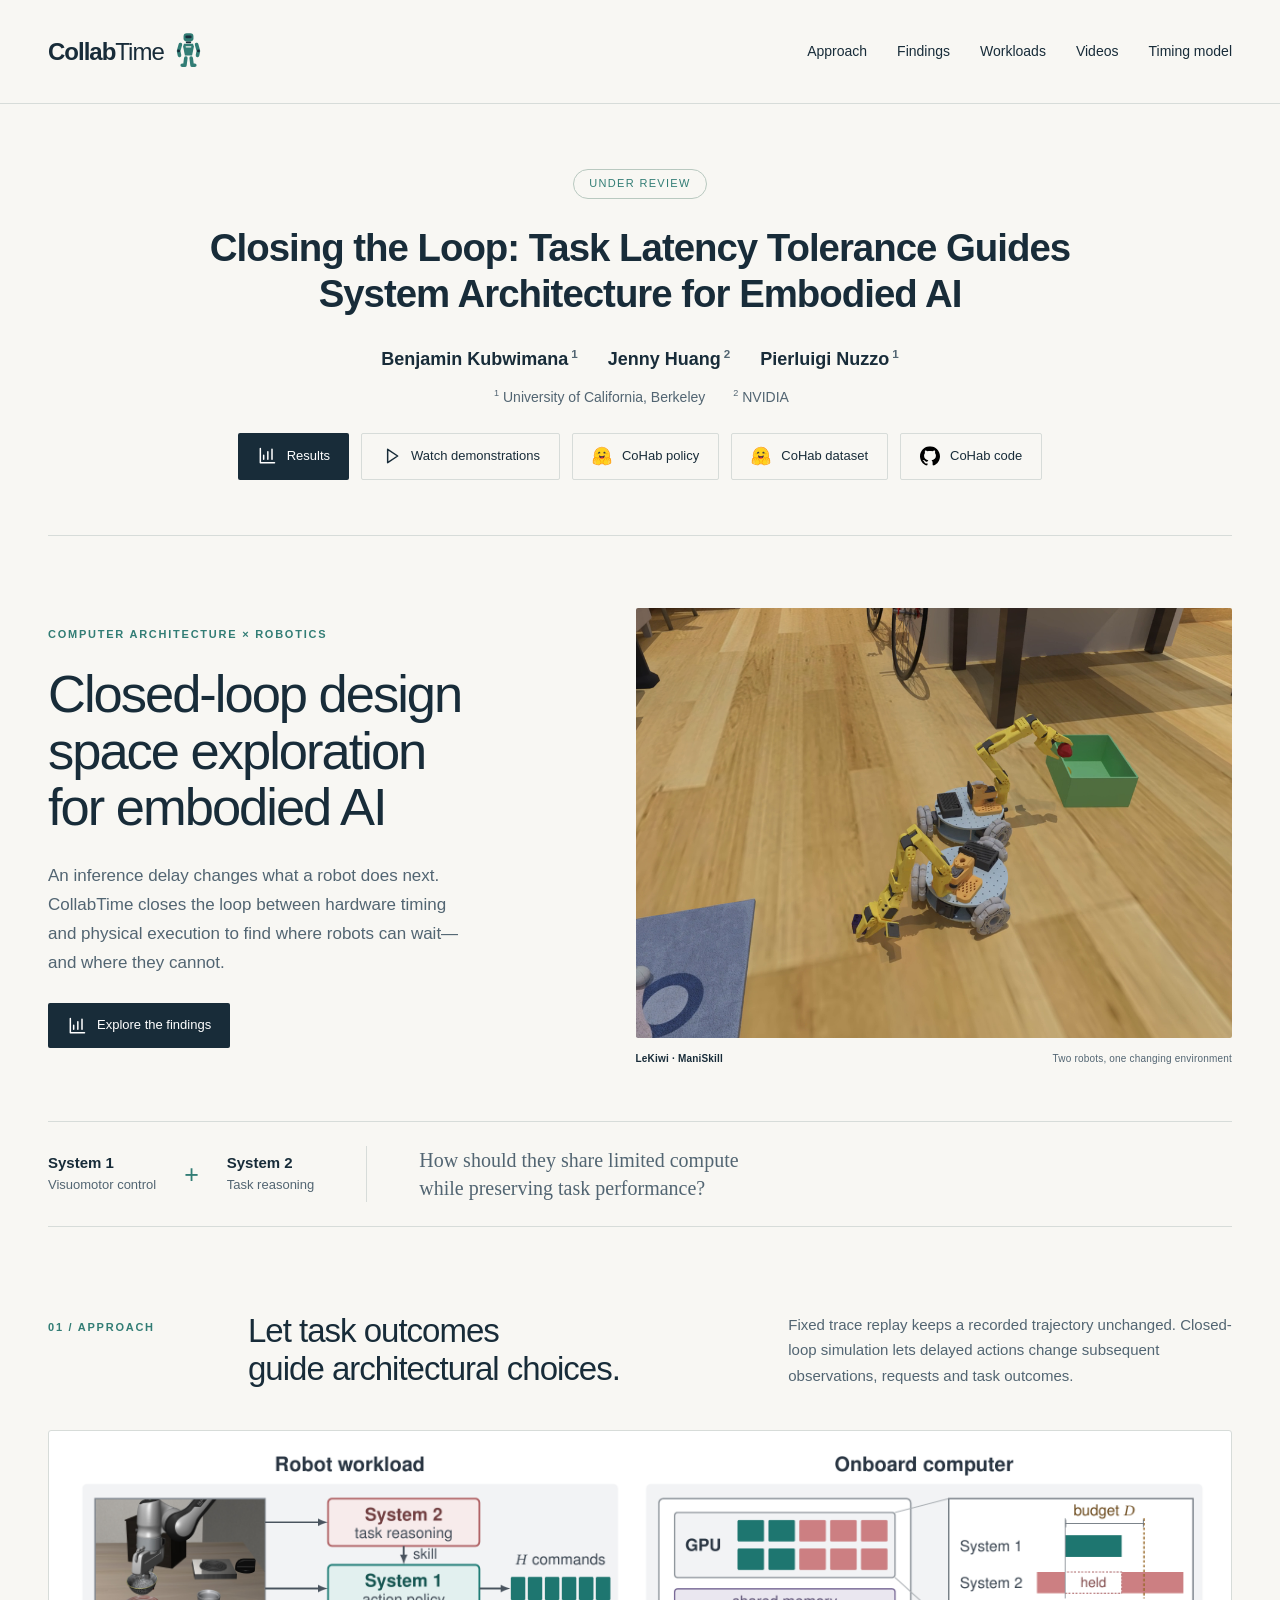
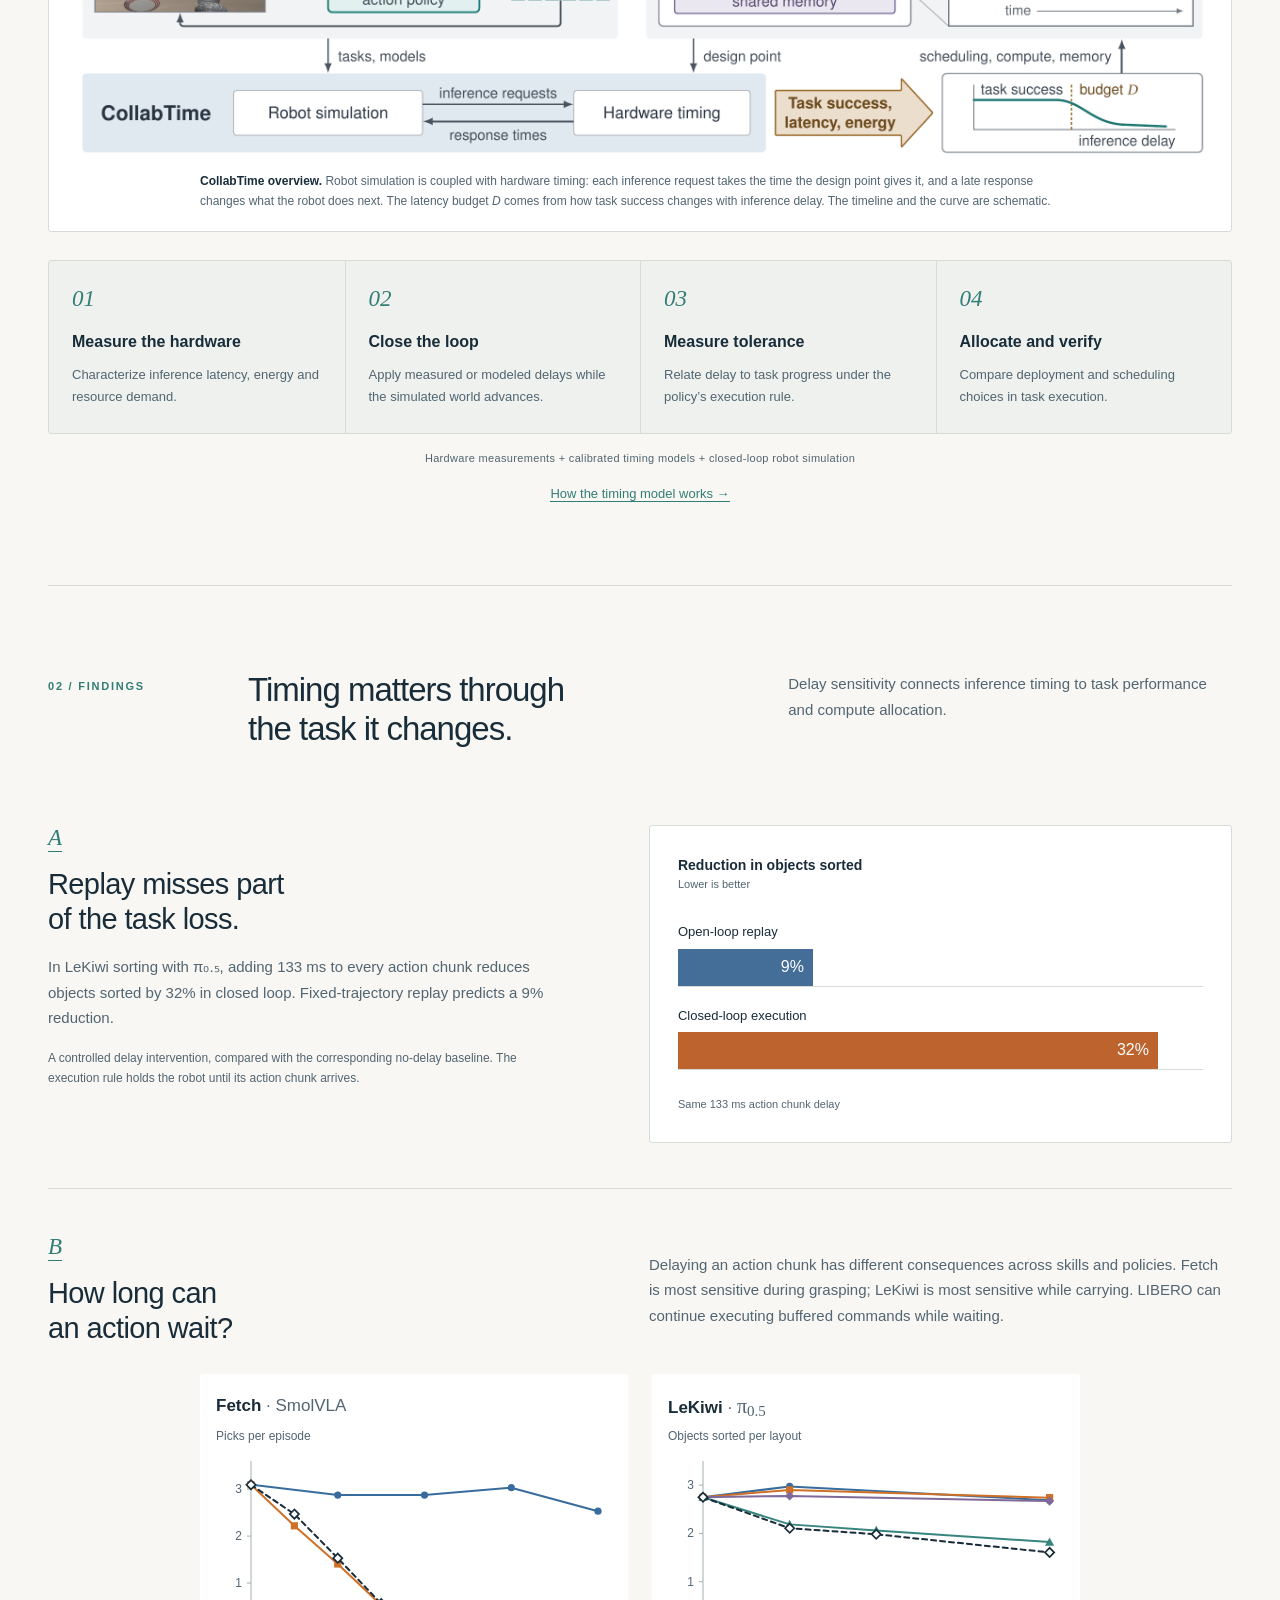
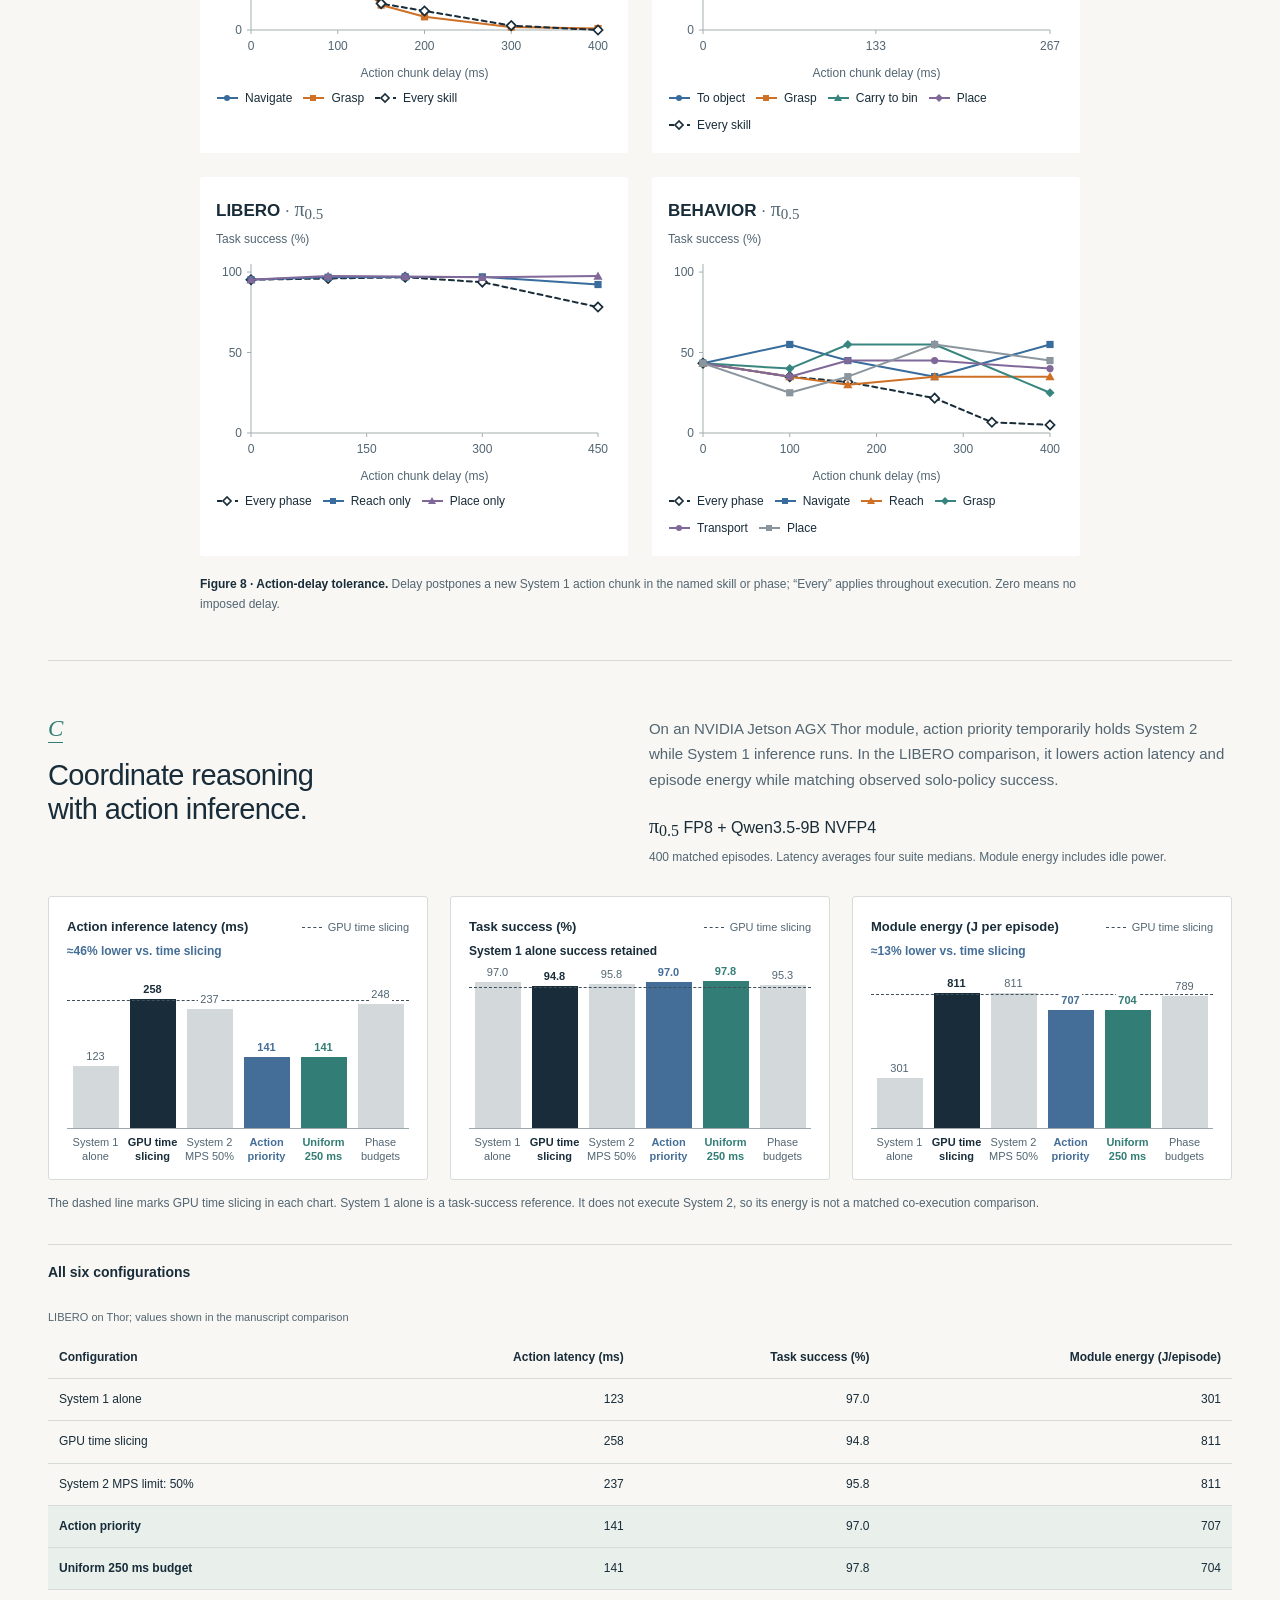
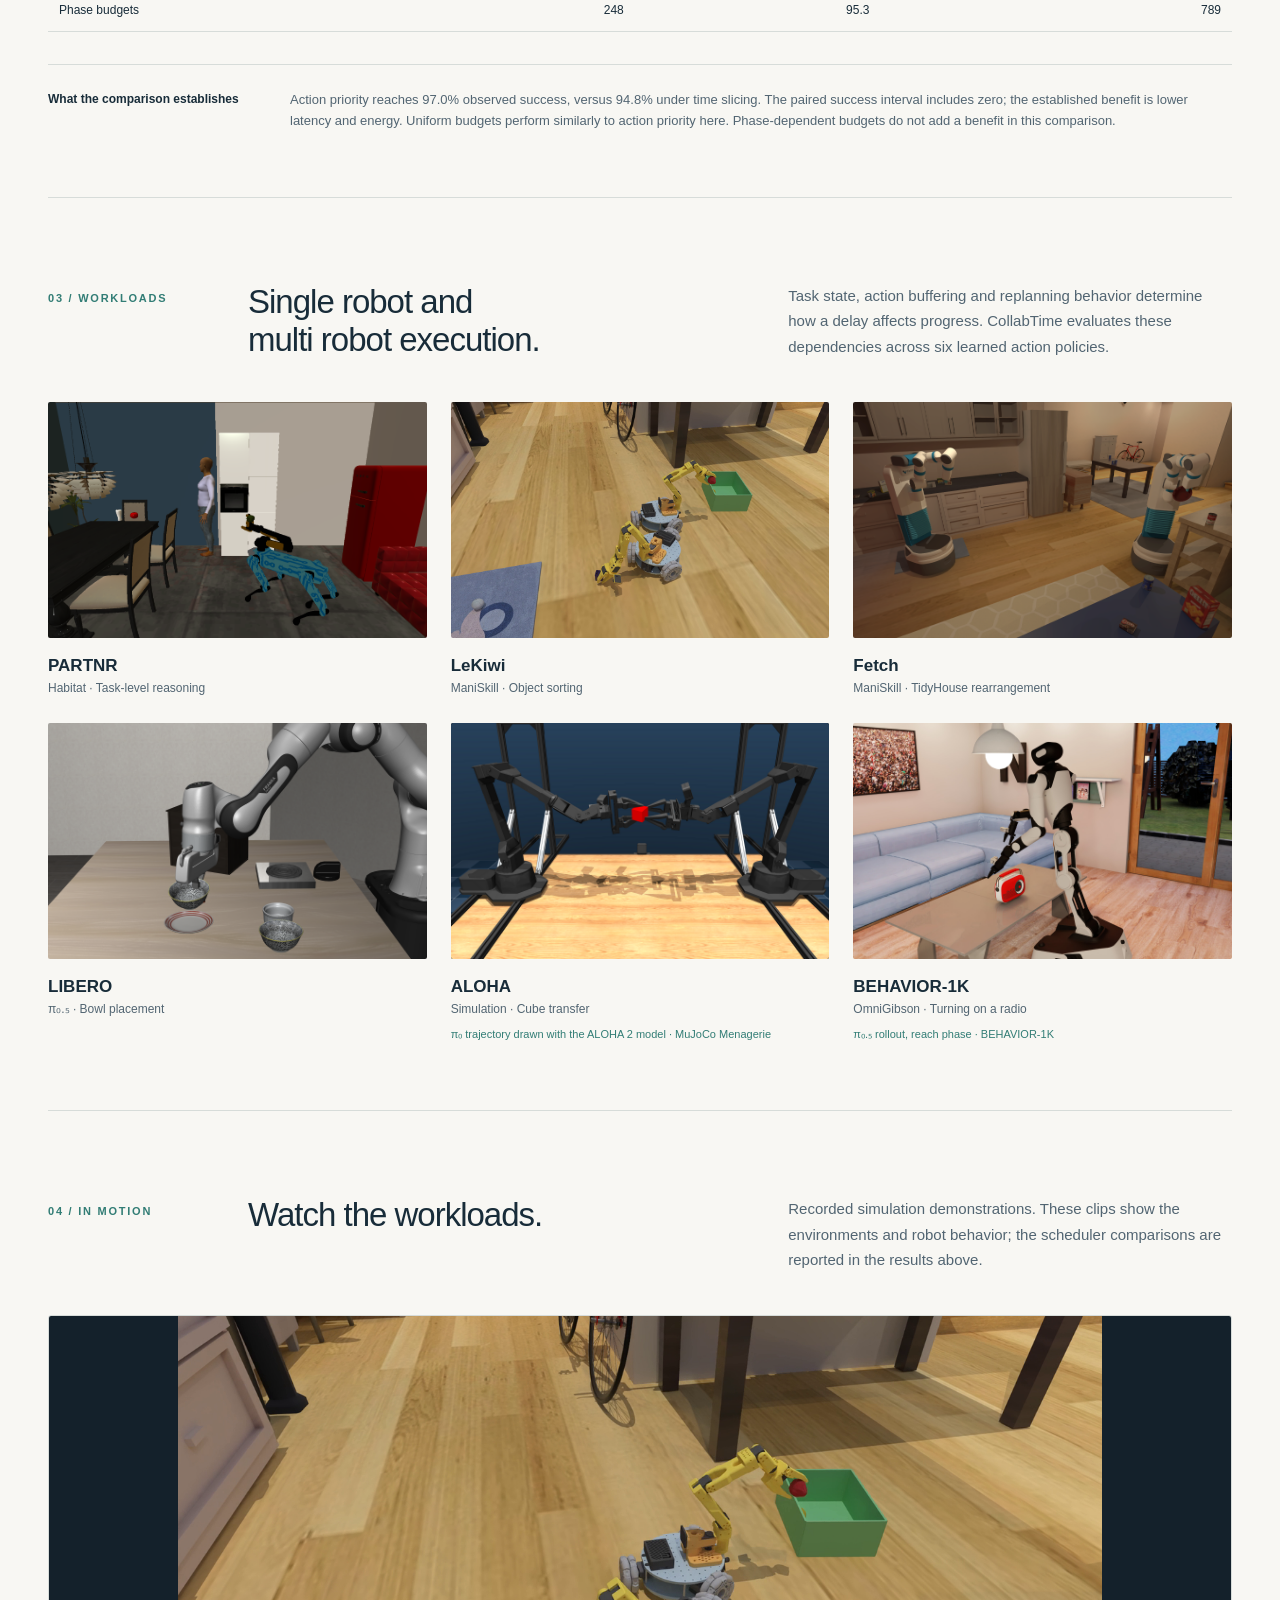
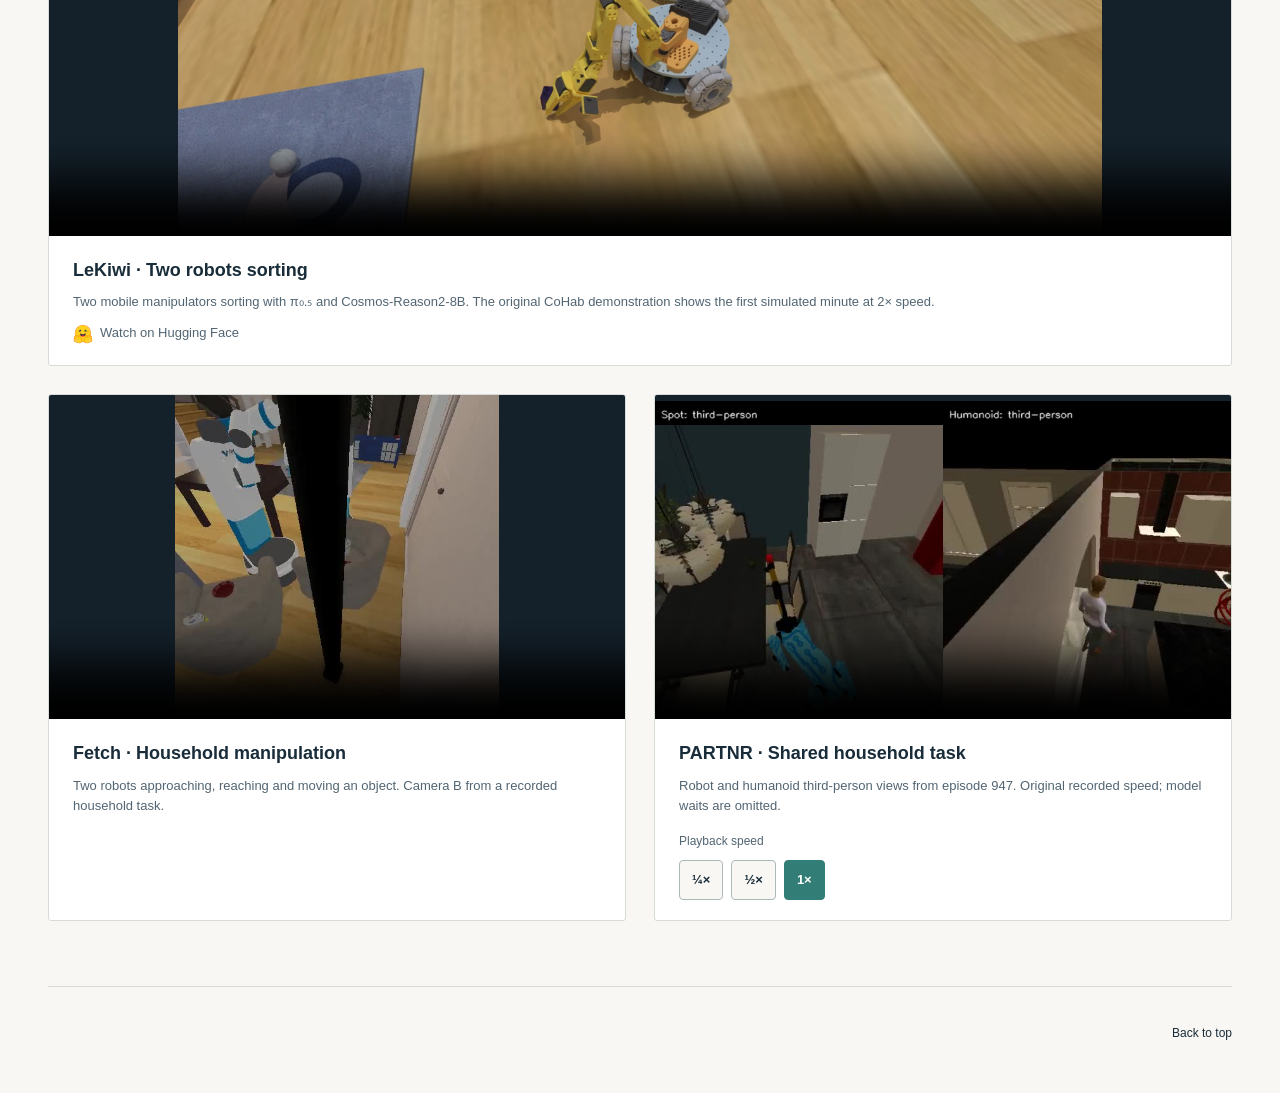
<file: index.html>
<!doctype html>
<html lang="en">
<head>
  <meta charset="utf-8">
  <meta name="viewport" content="width=device-width,initial-scale=1">
  <meta name="description" content="CollabTime studies how robot task tolerance should guide compute allocation.">
  <title>CollabTime · Closing the Loop</title>
  <meta name="author" content="Benjamin Kubwimana, Jenny Huang, Pierluigi Nuzzo">
  <link rel="canonical" href="https://edge-inference.github.io/collabtime/">
  <link rel="stylesheet" href="style.css">
  <link rel="stylesheet" href="action-tolerance.css">
  <script src="app.js" defer></script>
  <script src="action-tolerance.js" defer></script>
</head>
<body>
<a class="skip" href="#main">Skip to content</a>
<header class="masthead"><a class="wordmark" href="#">Collab<span>Time</span><svg class="bot-icon humanoid-icon" viewBox="0 0 32 40" aria-hidden="true" focusable="false"><rect class="robot-shell" x="10.5" y="1.5" width="11" height="9" rx="3.5"/><rect class="robot-visor" x="12.5" y="4" width="7" height="3" rx="1.5"/><path class="robot-shell" d="M11 13h10l1 3-2 10h-8l-2-10z"/><path class="robot-chest" d="M13.5 16.5h5"/><path class="robot-limb" d="m7 14-2 7 1 5m19-12 2 7-1 5M13 29l-1 8H9m10-8 1 8h3"/><circle class="robot-joint" cx="5" cy="21" r="1.6"/><circle class="robot-joint" cx="27" cy="21" r="1.6"/><path class="robot-neck" d="M14 11.5h4"/></svg></a><nav aria-label="Main navigation"><a href="#approach">Approach</a><a href="#findings">Findings</a><a href="#workloads">Workloads</a><a href="#videos">Videos</a><a href="model.html">Timing model</a></nav></header>
<main id="main">
<section class="paper-header" aria-labelledby="paper-title">
  <span class="review-status">Under review</span>
  <h1 id="paper-title">Closing the Loop: Task Latency Tolerance Guides System Architecture for Embodied AI</h1>
  <ul class="authors" aria-label="Authors"><li><a href="https://github.com/bkubwimana" rel="me">Benjamin Kubwimana</a><sup>1</sup></li><li>Jenny Huang<sup>2</sup></li><li>Pierluigi Nuzzo<sup>1</sup></li></ul>
  <p class="affiliations"><span><sup>1</sup> University of California, Berkeley</span><span><sup>2</sup> NVIDIA</span></p>
  <div class="paper-links"><a class="button" href="#findings"><svg class="link-icon" viewBox="0 0 24 24" aria-hidden="true"><path d="M4 3v17h17M8 16v-5m5 5V7m5 9V4"/></svg>Results</a><a class="button secondary" href="#videos"><svg class="link-icon" viewBox="0 0 24 24" aria-hidden="true"><path d="m8 4 12 8-12 8z"/></svg>Watch demonstrations</a><a class="button secondary" href="https://huggingface.co/edge-inference/cohab-lekiwi" target="_blank" rel="noopener noreferrer"><img class="brand-icon" src="assets/logos/hugging-face.svg" alt="" aria-hidden="true">CoHab policy</a><a class="button secondary" href="https://huggingface.co/datasets/edge-inference/cohab-lekiwi" target="_blank" rel="noopener noreferrer"><img class="brand-icon" src="assets/logos/hugging-face.svg" alt="" aria-hidden="true">CoHab dataset</a><a class="button secondary" href="https://github.com/edge-inference/cohab-lekiwi" target="_blank" rel="noopener noreferrer"><img class="brand-icon" src="assets/logos/github.svg" alt="" aria-hidden="true">CoHab code</a></div>
</section>
<section class="hero">
  <div class="hero-copy"><p class="eyebrow">Computer architecture × robotics</p><h2>Closed-loop design space exploration for embodied AI</h2><p class="lead">An inference delay changes what a robot does next. CollabTime closes the loop between hardware timing and physical execution to find where robots can wait—and where they cannot.</p><a class="button" href="#findings"><svg class="link-icon" viewBox="0 0 24 24" aria-hidden="true"><path d="M4 3v17h17M8 16v-5m5 5V7m5 9V4"/></svg>Explore the findings</a></div>
  <figure class="hero-image"><img src="assets/lekiwi.png" alt="Two LeKiwi mobile manipulators working near colored sorting bins in a simulated apartment."><figcaption><span>LeKiwi · ManiSkill</span><span>Two robots, one changing environment</span></figcaption></figure>
</section>
<section class="intro-band"><p><strong>System 1</strong><br>Visuomotor control</p><span class="join" aria-hidden="true">+</span><p><strong>System 2</strong><br>Task reasoning</p><div class="band-rule"></div><p class="band-question">How should they share limited compute<br>while preserving task performance?</p></section>
<section id="approach" class="section">
  <div class="section-heading"><p class="eyebrow">01 / Approach</p><h2>Let task outcomes<br>guide architectural choices.</h2><p>Fixed trace replay keeps a recorded trajectory unchanged. Closed-loop simulation lets delayed actions change subsequent observations, requests and task outcomes.</p></div>
  <figure class="overview-figure">
    <div class="tolerance-scroll" tabindex="0" role="region" aria-label="CollabTime overview diagram"><a href="assets/figures/overview.png" target="_blank" rel="noopener" aria-label="Open the overview diagram at full resolution"><img src="assets/figures/overview.png" width="2400" height="636" loading="lazy" alt="Diagram of CollabTime. Left, the robot workload: a robot image feeds System 2, task reasoning, and System 1, the action policy, which returns a chunk of commands to the robot. Right, the onboard computer: a GPU split between System 1 and System 2 over shared memory, and a timeline where System 2 is held so System 1 finishes within its latency budget. Below, CollabTime couples robot simulation with hardware timing through inference requests and response times. It reports task success, latency and energy, and a curve of task success against inference delay marks the latency budget that guides scheduling, compute and memory."></a></div>
    <figcaption><strong>CollabTime overview.</strong> Robot simulation is coupled with hardware timing: each inference request takes the time the design point gives it, and a late response changes what the robot does next. The latency budget <em>D</em> comes from how task success changes with inference delay. The timeline and the curve are schematic.</figcaption>
  </figure>
  <ol class="flow"><li><span class="step">01</span><h3>Measure the hardware</h3><p>Characterize inference latency, energy and resource demand.</p></li><li><span class="step">02</span><h3>Close the loop</h3><p>Apply measured or modeled delays while the simulated world advances.</p></li><li><span class="step">03</span><h3>Measure tolerance</h3><p>Relate delay to task progress under the policy’s execution rule.</p></li><li><span class="step">04</span><h3>Allocate and verify</h3><p>Compare deployment and scheduling choices in task execution.</p></li></ol>
  <p class="flow-foot">Hardware measurements + calibrated timing models + closed-loop robot simulation</p>
  <p class="flow-foot"><a class="more" href="model.html">How the timing model works <span aria-hidden="true">→</span></a></p>
</section>
<section id="findings" class="section findings">
  <div class="section-heading"><p class="eyebrow">02 / Findings</p><h2>Timing matters through<br>the task it changes.</h2><p>Delay sensitivity connects inference timing to task performance and compute allocation.</p></div>
  <article class="finding replay"><div><span class="number">A</span><h3>Replay misses part<br>of the task loss.</h3><p>In LeKiwi sorting with π₀.₅, adding 133 ms to every action chunk reduces objects sorted by 32% in closed loop. Fixed-trajectory replay predicts a 9% reduction.</p><p class="note">A controlled delay intervention, compared with the corresponding no-delay baseline. The execution rule holds the robot until its action chunk arrives.</p></div><figure class="loss-chart"><figcaption>Reduction in objects sorted <span>Lower is better</span></figcaption><div class="loss-row"><span>Open-loop replay</span><div class="loss-track"><div style="width:25.714%" class="replay-bar">9%</div></div></div><div class="loss-row"><span>Closed-loop execution</span><div class="loss-track"><div style="width:91.429%" class="closed-bar">32%</div></div></div><p class="chart-foot">Same 133 ms action chunk delay</p></figure></article>
  <article id="action-delay" class="tolerance-finding">
    <div class="tolerance-heading"><div><span class="number">B</span><h3>How long can<br>an action wait?</h3></div><p>Delaying an action chunk has different consequences across skills and policies. Fetch is most sensitive during grasping; LeKiwi is most sensitive while carrying. LIBERO can continue executing buffered commands while waiting.</p></div>
    <figure class="tolerance-chart">
      <div id="tolerance-interactive" aria-label="Action chunk delay and task performance" hidden></div>
      <div class="tolerance-static tolerance-scroll" tabindex="0" role="region" aria-label="Figure 8: action delay tolerance"><a href="assets/figures/action-tolerance.png" target="_blank" rel="noopener" aria-label="Open Figure 8 at full resolution"><img src="assets/figures/action-tolerance.png" width="2400" height="717" loading="lazy" alt="Four plots show task performance as action chunk delay increases in Fetch with SmolVLA, LeKiwi with pi zero point five, LIBERO with pi zero point five, and BEHAVIOR with pi zero point five. Curves separate delays in individual skills or phases from delays throughout execution. Fetch grasping and LeKiwi carrying are especially sensitive; LIBERO tolerates moderate delays while executing its buffer."></a></div>
      <figcaption><strong>Figure 8 · Action-delay tolerance.</strong> Delay postpones a new System 1 action chunk in the named skill or phase; “Every” applies throughout execution. Zero means no imposed delay.</figcaption>
    </figure>
  </article>
  <article class="coexec-finding">
    <div class="tolerance-heading"><div><span class="number">C</span><h3>Coordinate reasoning<br>with action inference.</h3></div><div><p>On an NVIDIA Jetson AGX Thor module, action priority temporarily holds System 2 while System 1 inference runs. In the LIBERO comparison, it lowers action latency and episode energy while matching observed solo-policy success.</p><p class="model-pair"><span class="model-name">π<sub>0.5</sub></span> FP8 + Qwen3.5-9B NVFP4</p><p class="note">400 matched episodes. Latency averages four suite medians. Module energy includes idle power.</p></div></div>
    <figure class="coexec-chart"><div id="comparison-chart"></div><figcaption id="comparison-note" class="note">The dashed line marks GPU time slicing in each chart. System 1 alone is a task-success reference. It does not execute System 2, so its energy is not a matched co-execution comparison.</figcaption></figure>
  </article>
  <section class="data-details" aria-labelledby="configuration-table-title"><h4 id="configuration-table-title">All six configurations</h4><div class="table-scroll"><table><caption>LIBERO on Thor; values shown in the manuscript comparison</caption><thead><tr><th scope="col">Configuration</th><th scope="col">Action latency (ms)</th><th scope="col">Task success (%)</th><th scope="col">Module energy (J/episode)</th></tr></thead><tbody id="result-table"></tbody></table></div></section>
  <aside class="interpretation"><strong>What the comparison establishes</strong><p>Action priority reaches 97.0% observed success, versus 94.8% under time slicing. The paired success interval includes zero; the established benefit is lower latency and energy. Uniform budgets perform similarly to action priority here. Phase-dependent budgets do not add a benefit in this comparison.</p></aside>
</section>
<section id="workloads" class="section">
  <div class="section-heading"><p class="eyebrow">03 / Workloads</p><h2>Single robot and<br>multi robot execution.</h2><p>Task state, action buffering and replanning behavior determine how a delay affects progress. CollabTime evaluates these dependencies across six learned action policies.</p></div>
  <div class="workload-grid"><figure><img src="assets/partnr.png" alt="A simulated mobile robot and humanoid in a Habitat home rearrangement environment."><figcaption><h3>PARTNR</h3><p>Habitat · Task-level reasoning</p></figcaption></figure><figure><img src="assets/lekiwi.png" alt="Two LeKiwi robots sorting floor-level objects in a simulated kitchen."><figcaption><h3>LeKiwi</h3><p>ManiSkill · Object sorting</p></figcaption></figure><figure><img src="assets/fetch.png" alt="Fetch mobile manipulation in a simulated household environment."><figcaption><h3>Fetch</h3><p>ManiSkill · TidyHouse rearrangement</p></figcaption></figure>
    <figure><img class="workload-frame" src="assets/libero.png" width="1600" height="1000" loading="lazy" alt="LIBERO simulation with a robot arm placing a black bowl onto a plate on a tabletop."><figcaption><h3>LIBERO</h3><p>π₀.₅ · Bowl placement</p></figcaption></figure>
    <figure><img class="workload-frame aloha-frame" src="assets/aloha.png" width="1600" height="1000" loading="lazy" alt="Two simulated ALOHA arms transferring a red cube from the right gripper to the left."><figcaption><h3>ALOHA</h3><p>Simulation · Cube transfer</p><a class="media-credit" href="https://github.com/google-deepmind/mujoco_menagerie/tree/main/aloha" target="_blank" rel="noopener noreferrer">π₀ trajectory drawn with the ALOHA 2 model · MuJoCo Menagerie</a></figcaption></figure>
    <figure><img class="workload-frame" src="assets/behavior.jpg" width="1600" height="1000" loading="lazy" alt="BEHAVIOR-1K simulated living room with a mobile manipulator reaching toward a red radio on a coffee table."><figcaption><h3>BEHAVIOR-1K</h3><p>OmniGibson · Turning on a radio</p><a class="media-credit" href="https://behavior.stanford.edu/challenge/archive/2025/tasks/00_turning_on_radio.html" target="_blank" rel="noopener noreferrer">π₀.₅ rollout, reach phase · BEHAVIOR-1K</a></figcaption></figure>
  </div>
</section>
<section id="videos" class="section">
  <div class="section-heading"><p class="eyebrow">04 / In motion</p><h2>Watch the workloads.</h2><p>Recorded simulation demonstrations. These clips show the environments and robot behavior; the scheduler comparisons are reported in the results above.</p></div>
  <div class="video-grid">
    <figure class="video-card featured-video"><video controls autoplay muted loop playsinline preload="metadata" poster="assets/lekiwi.png" aria-label="LeKiwi two-robot sorting demonstration"><source src="https://huggingface.co/edge-inference/cohab-lekiwi/resolve/main/media/v12_demo_first60s_2x.mp4" type="video/mp4"></video><figcaption><h3>LeKiwi · Two robots sorting</h3><p>Two mobile manipulators sorting with π₀.₅ and Cosmos-Reason2-8B. The original CoHab demonstration shows the first simulated minute at 2× speed.</p><a href="https://huggingface.co/edge-inference/cohab-lekiwi" target="_blank" rel="noopener noreferrer"><img class="brand-icon" src="assets/logos/hugging-face.svg" alt="" aria-hidden="true">Watch on Hugging Face</a></figcaption></figure>
    <figure class="video-card"><video controls autoplay muted loop playsinline preload="metadata" poster="assets/fetch-manipulation-poster.jpg" aria-label="Two Fetch robots approaching and manipulating an object"><source src="assets/videos/fetch-manipulation.mp4" type="video/mp4"></video><figcaption><h3>Fetch · Household manipulation</h3><p>Two robots approaching, reaching and moving an object. Camera B from a recorded household task.</p></figcaption></figure>
    <figure class="video-card partnr-video"><video id="partnr-video" controls autoplay muted loop playsinline preload="metadata" poster="assets/partnr-third-person-poster.jpg" aria-label="PARTNR robot and humanoid third-person views"><source src="assets/videos/partnr-third-person.mp4" type="video/mp4"></video><figcaption><h3>PARTNR · Shared household task</h3><p>Robot and humanoid third-person views from episode 947. Original recorded speed; model waits are omitted.</p><fieldset id="partnr-speed" class="choice-control playback-control"><legend>Playback speed</legend><div class="choice-buttons">
      <button type="button" data-value="0.25" aria-pressed="false" aria-controls="partnr-video">¼×</button>
      <button type="button" data-value="0.5" aria-pressed="false" aria-controls="partnr-video">½×</button>
      <button type="button" data-value="1" aria-pressed="true" aria-controls="partnr-video">1×</button>
    </div></fieldset></figcaption></figure>
  </div>
</section>
<footer><a href="#main">Back to top</a></footer>
</main>
</body></html>
</file>
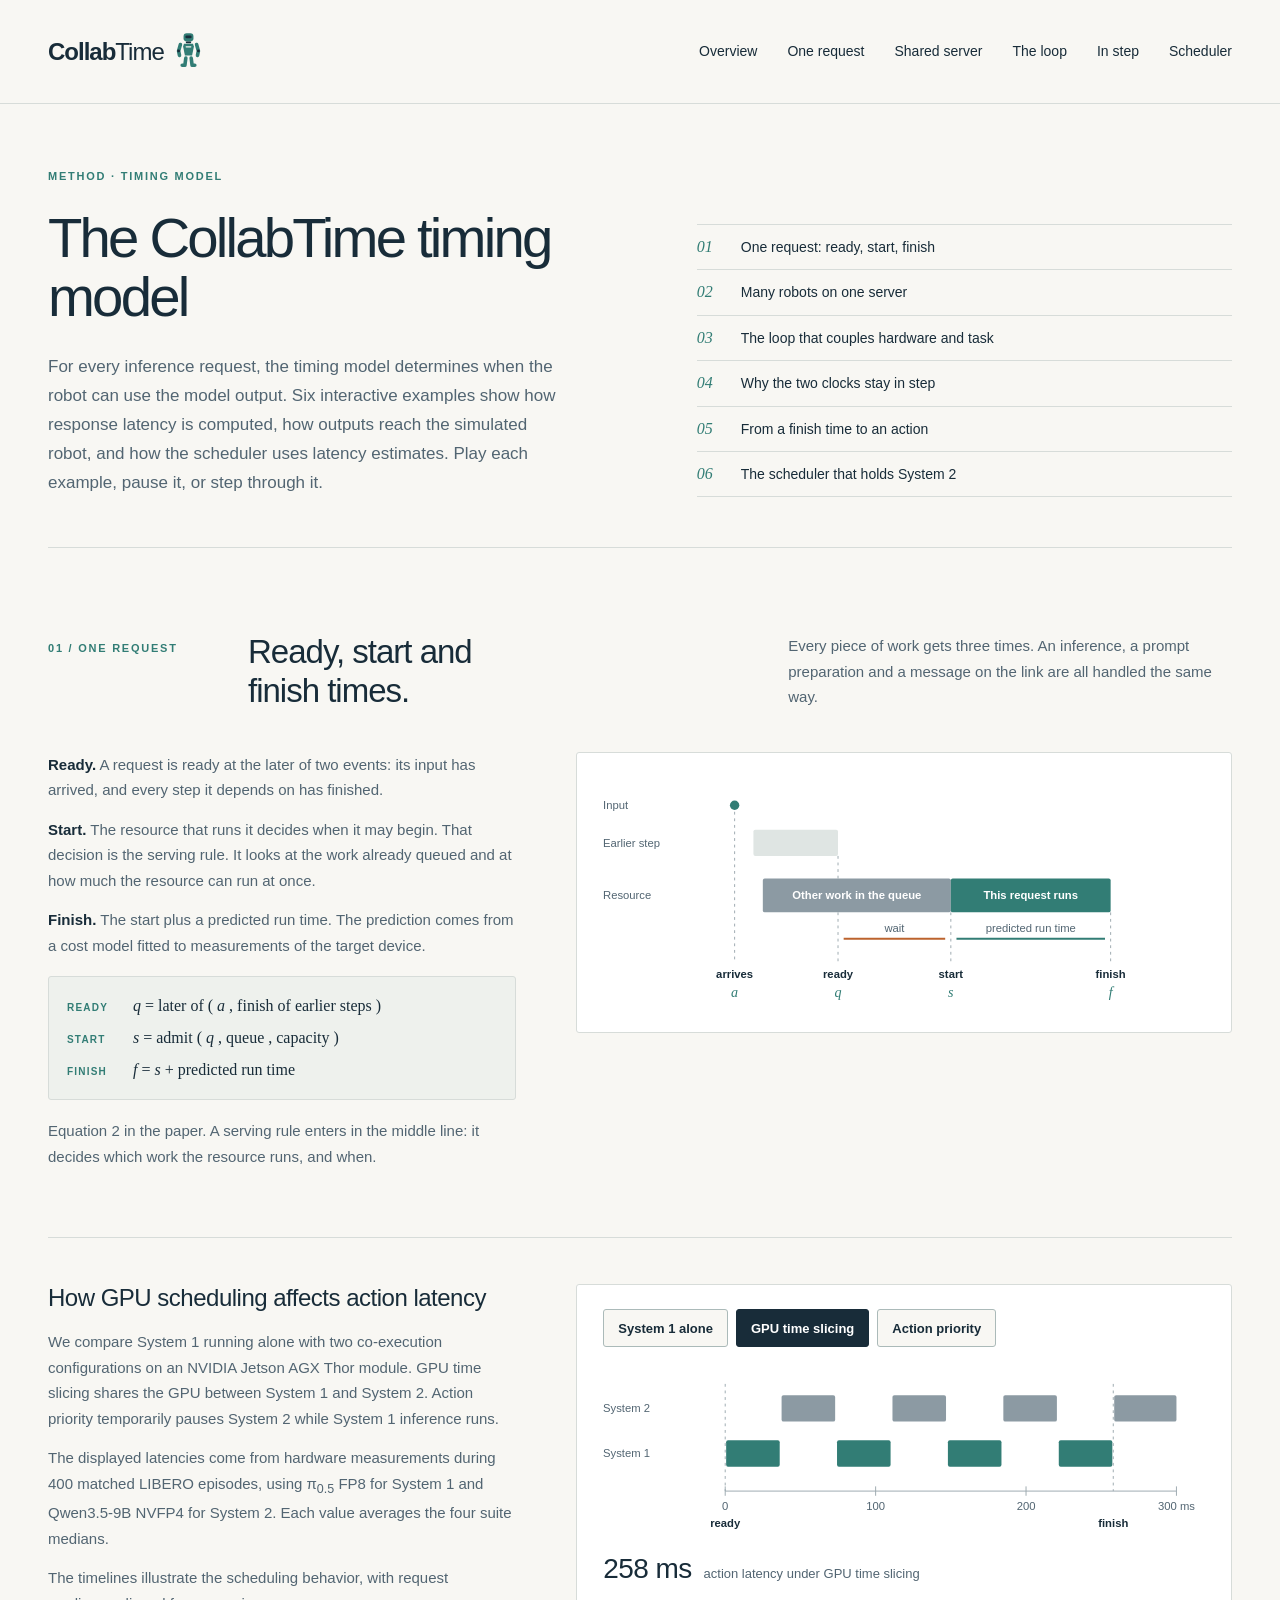
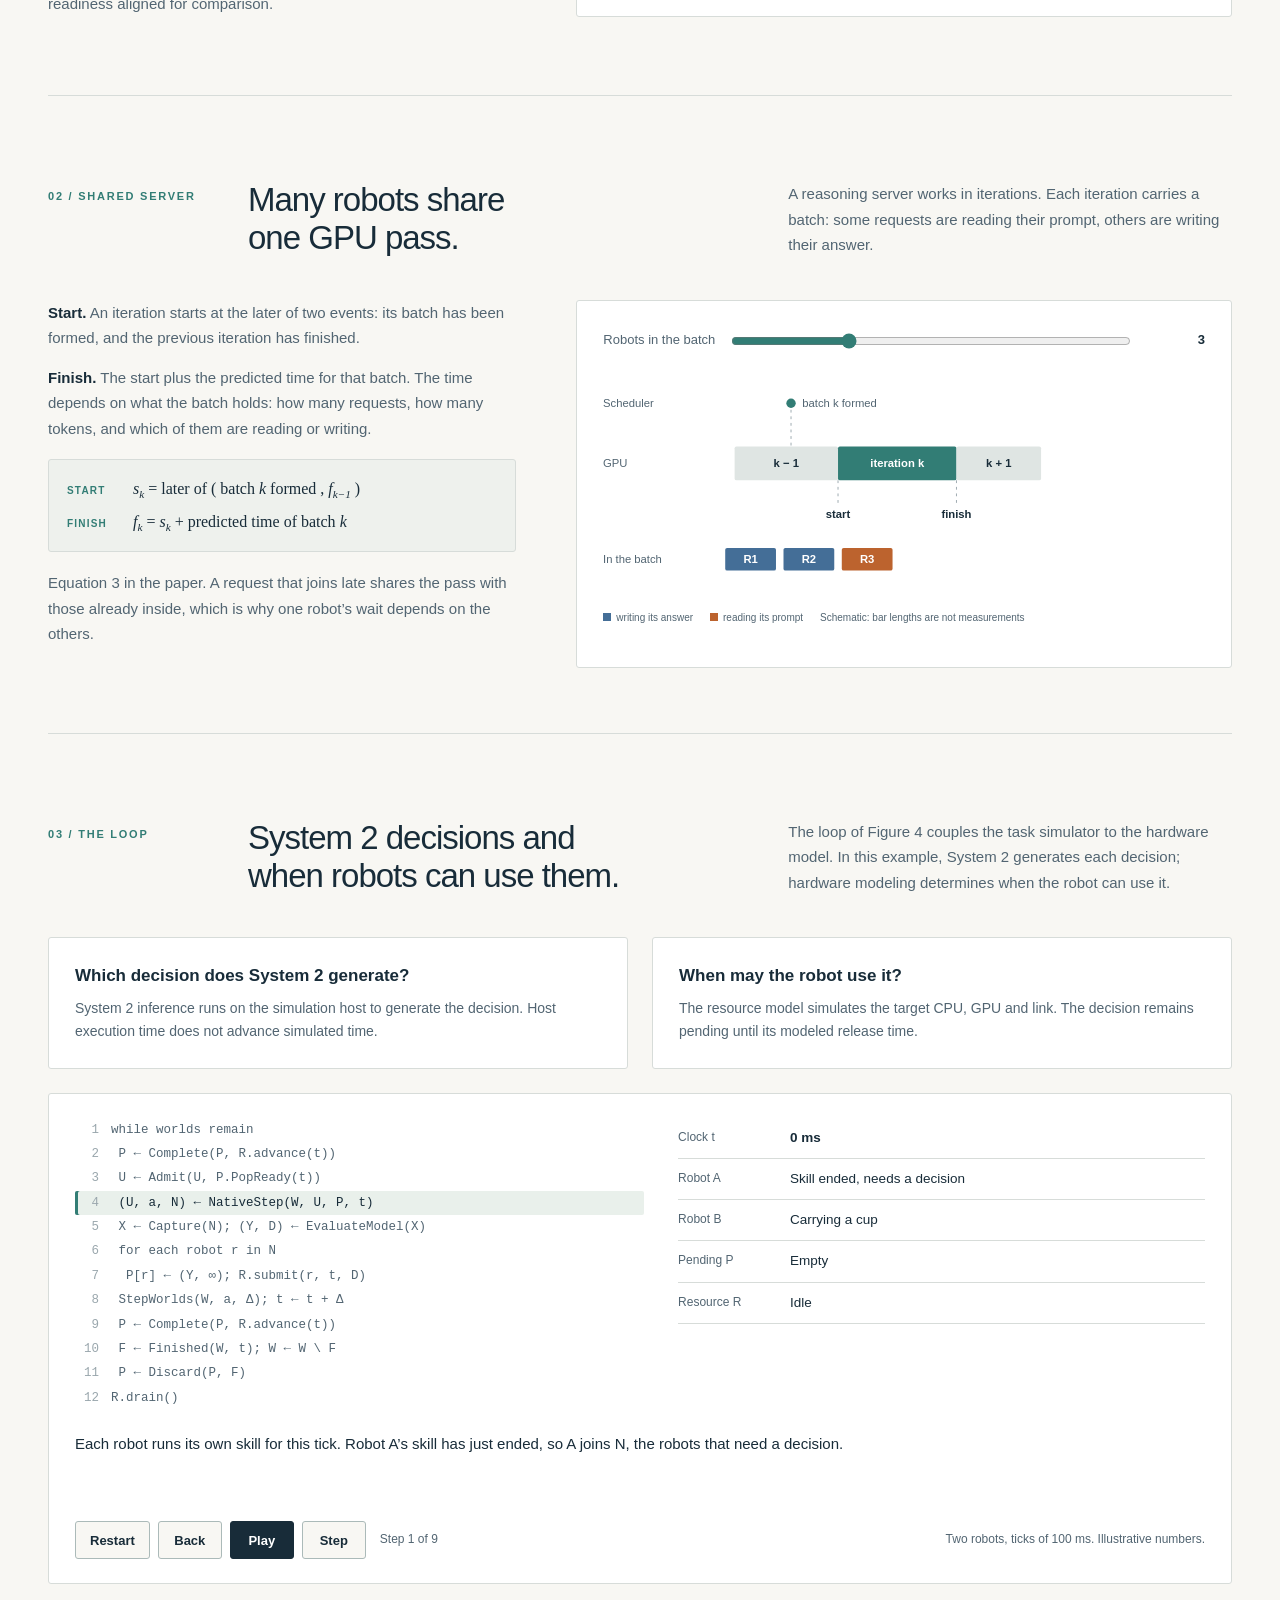
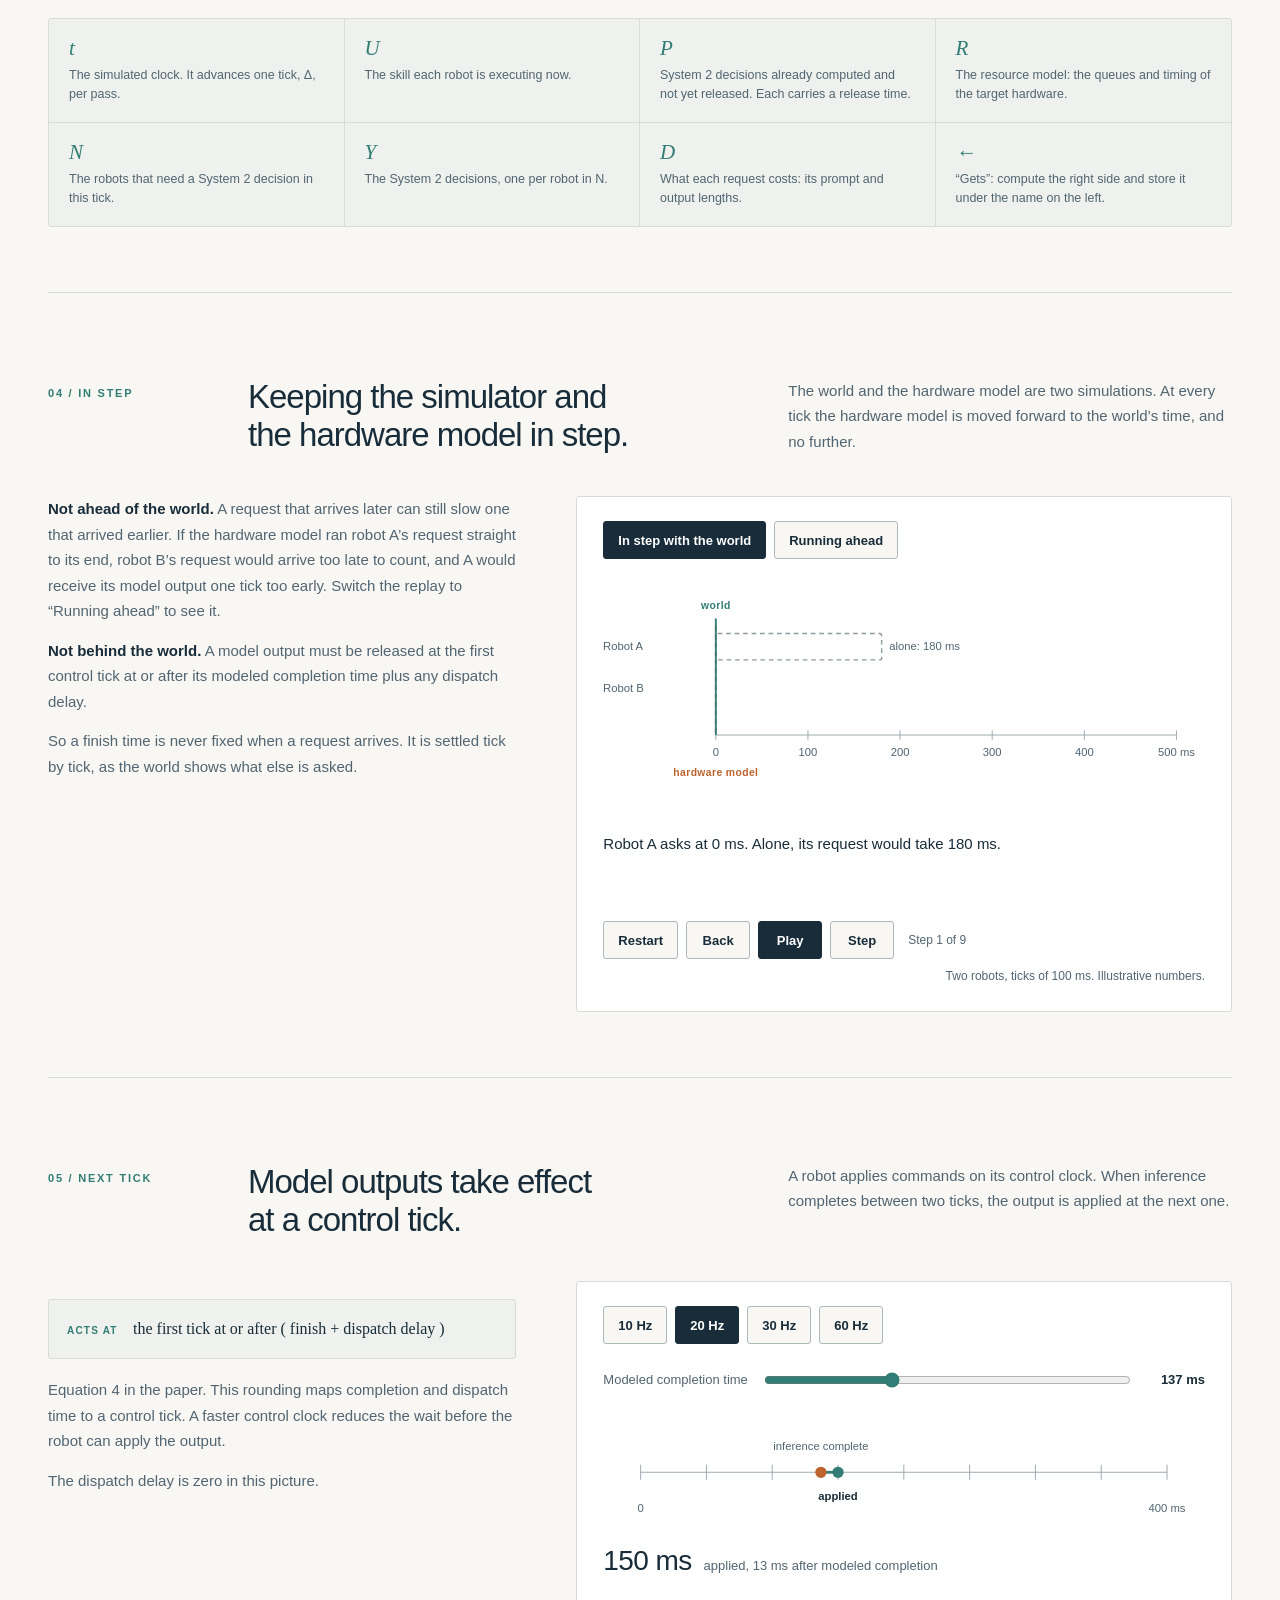
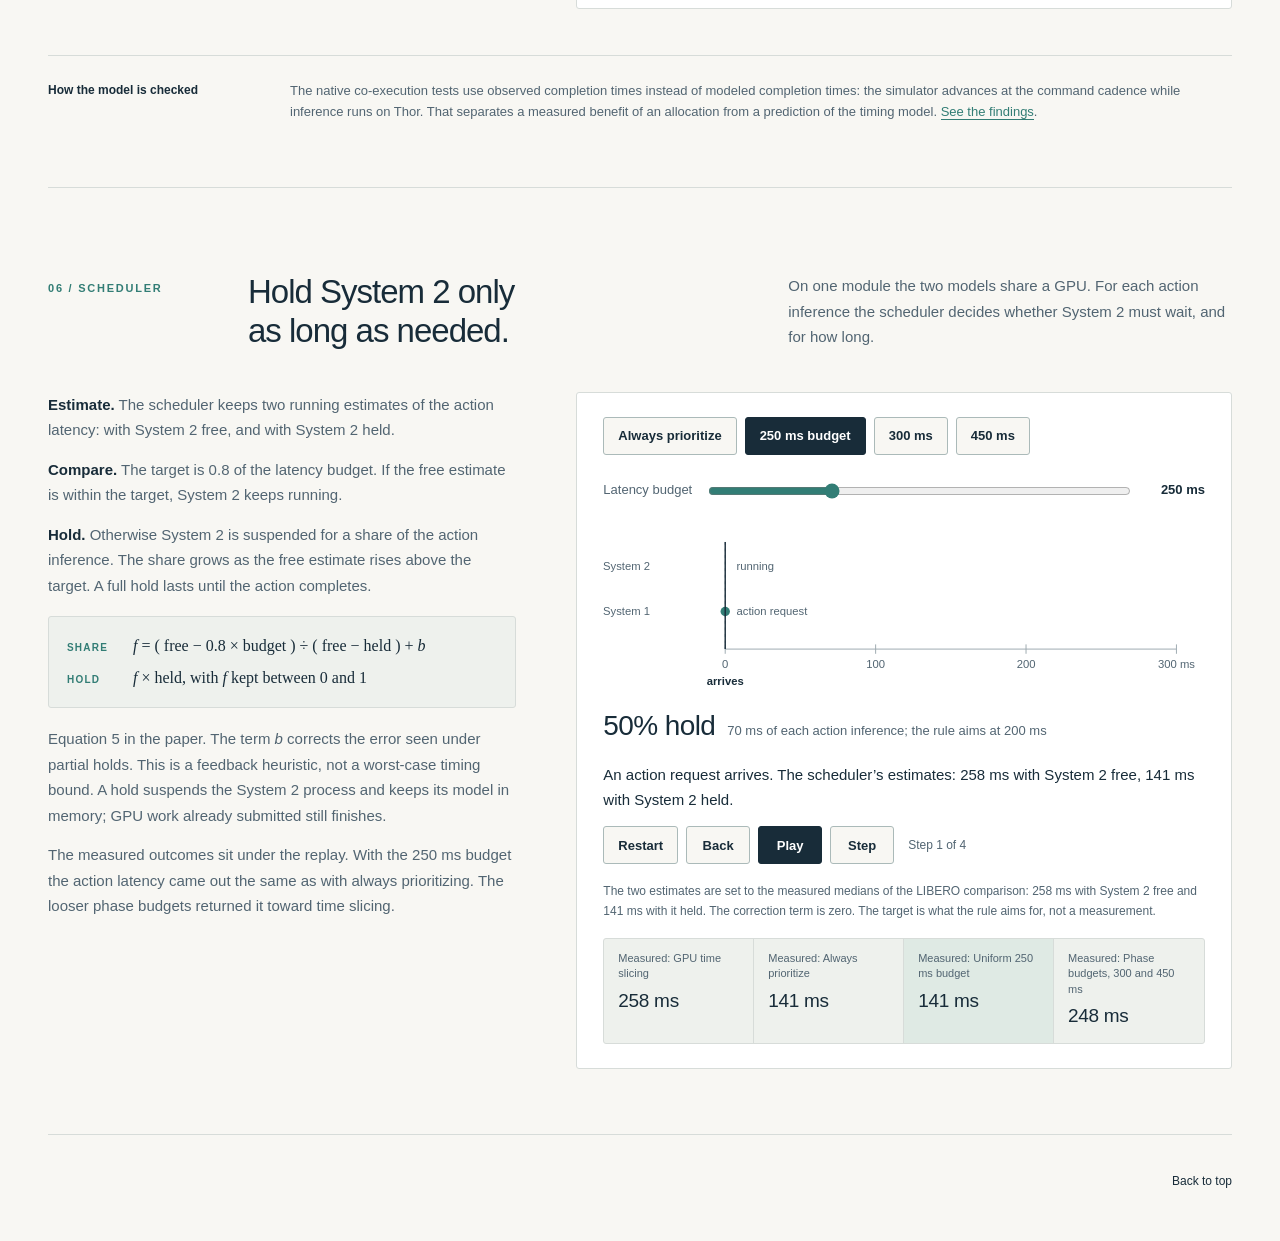
<file: model.html>
<!doctype html>
<html lang="en">
<head>
  <meta charset="utf-8">
  <meta name="viewport" content="width=device-width,initial-scale=1">
  <meta name="description" content="How the CollabTime timing model turns a hardware time into the moment a robot can act.">
  <title>Timing model · CollabTime</title>
  <link rel="stylesheet" href="style.css">
  <link rel="stylesheet" href="model.css">
  <script src="model.js" defer></script>
</head>
<body>
<a class="skip" href="#main">Skip to content</a>
<header class="masthead"><a class="wordmark" href="index.html">Collab<span>Time</span><svg class="bot-icon humanoid-icon" viewBox="0 0 32 40" aria-hidden="true" focusable="false"><rect class="robot-shell" x="10.5" y="1.5" width="11" height="9" rx="3.5"/><rect class="robot-visor" x="12.5" y="4" width="7" height="3" rx="1.5"/><path class="robot-shell" d="M11 13h10l1 3-2 10h-8l-2-10z"/><path class="robot-chest" d="M13.5 16.5h5"/><path class="robot-limb" d="m7 14-2 7 1 5m19-12 2 7-1 5M13 29l-1 8H9m10-8 1 8h3"/><circle class="robot-joint" cx="5" cy="21" r="1.6"/><circle class="robot-joint" cx="27" cy="21" r="1.6"/><path class="robot-neck" d="M14 11.5h4"/></svg></a><nav aria-label="Main navigation"><a href="index.html">Overview</a><a href="#request">One request</a><a href="#shared">Shared server</a><a href="#loop">The loop</a><a href="#step">In step</a><a href="#scheduler">Scheduler</a></nav></header>
<main id="main">
<section class="page-hero">
  <div><p class="eyebrow">Method · Timing model</p><h1>The CollabTime timing model</h1><p class="lead">For every inference request, the timing model determines when the robot can use the model output. Six interactive examples show how response latency is computed, how outputs reach the simulated robot, and how the scheduler uses latency estimates. Play each example, pause it, or step through it.</p></div>
  <ol class="toc" aria-label="On this page"><li><a href="#request"><span>01</span>One request: ready, start, finish</a></li><li><a href="#shared"><span>02</span>Many robots on one server</a></li><li><a href="#loop"><span>03</span>The loop that couples hardware and task</a></li><li><a href="#step"><span>04</span>Why the two clocks stay in step</a></li><li><a href="#tick"><span>05</span>From a finish time to an action</a></li><li><a href="#scheduler"><span>06</span>The scheduler that holds System 2</a></li></ol>
</section>

<section id="request" class="section">
  <div class="section-heading"><p class="eyebrow">01 / One request</p><h2>Ready, start and<br>finish times.</h2><p>Every piece of work gets three times. An inference, a prompt preparation and a message on the link are all handled the same way.</p></div>
  <div class="explain">
    <div class="prose">
      <p><strong>Ready.</strong> A request is ready at the later of two events: its input has arrived, and every step it depends on has finished.</p>
      <p><strong>Start.</strong> The resource that runs it decides when it may begin. That decision is the serving rule. It looks at the work already queued and at how much the resource can run at once.</p>
      <p><strong>Finish.</strong> The start plus a predicted run time. The prediction comes from a cost model fitted to measurements of the target device.</p>
      <div class="eq" role="group" aria-label="Equation 2 in words">
        <div><span class="lab">ready</span> <var>q</var> = later of ( <var>a</var> , finish of earlier steps )</div>
        <div><span class="lab">start</span> <var>s</var> = admit ( <var>q</var> , queue , capacity )</div>
        <div><span class="lab">finish</span> <var>f</var> = <var>s</var> + predicted run time</div>
      </div>
      <p class="note">Equation 2 in the paper. A serving rule enters in the middle line: it decides which work the resource runs, and when.</p>
    </div>
    <figure class="panel">
      <svg viewBox="0 0 640 246" role="img"><title>One request on a timeline: its input arrives, an earlier step finishes and makes it ready, it waits while the resource does other work, then it starts, runs and finishes.</title>
        <text class="d-lab" x="0" y="34">Input</text><circle cx="140" cy="30" r="5" fill="var(--teal)"/>
        <text class="d-lab" x="0" y="74">Earlier step</text><rect class="f-old" x="160" y="56" width="90" height="28" rx="2"/>
        <text class="d-lab" x="0" y="130">Resource</text>
        <rect class="f-s2" x="170" y="108" width="200" height="36" rx="2"/><text class="d-in" x="270" y="130" text-anchor="middle">Other work in the queue</text>
        <rect class="f-s1" x="370" y="108" width="170" height="36" rx="2"/><text class="d-in" x="455" y="130" text-anchor="middle">This request runs</text>
        <line class="d-guide" x1="140" y1="37" x2="140" y2="196"/><line class="d-guide" x1="250" y1="84" x2="250" y2="108"/><line class="d-guide" x1="250" y1="144" x2="250" y2="196"/><line class="d-guide" x1="370" y1="144" x2="370" y2="196"/><line class="d-guide" x1="540" y1="144" x2="540" y2="196"/>
        <line x1="256" y1="172" x2="364" y2="172" stroke="var(--orange)" stroke-width="2"/><text class="d-lab" x="310" y="165" text-anchor="middle">wait</text>
        <line x1="376" y1="172" x2="534" y2="172" stroke="var(--teal)" stroke-width="2"/><text class="d-lab" x="455" y="165" text-anchor="middle">predicted run time</text>
        <text class="d-strong" x="140" y="214" text-anchor="middle">arrives</text><text class="d-sym" x="140" y="234" text-anchor="middle">a</text>
        <text class="d-strong" x="250" y="214" text-anchor="middle">ready</text><text class="d-sym" x="250" y="234" text-anchor="middle">q</text>
        <text class="d-strong" x="370" y="214" text-anchor="middle">start</text><text class="d-sym" x="370" y="234" text-anchor="middle">s</text>
        <text class="d-strong" x="540" y="214" text-anchor="middle">finish</text><text class="d-sym" x="540" y="234" text-anchor="middle">f</text>
      </svg>
    </figure>
  </div>
  <div class="explain second">
    <div class="prose">
      <h3>How GPU scheduling affects action latency</h3>
      <p>We compare System 1 running alone with two co-execution configurations on an NVIDIA Jetson AGX Thor module. GPU time slicing shares the GPU between System 1 and System 2. Action priority temporarily pauses System 2 while System 1 inference runs.</p>
      <p>The displayed latencies come from hardware measurements during 400 matched LIBERO episodes, using π<sub>0.5</sub> FP8 for System 1 and Qwen3.5-9B NVFP4 for System 2. Each value averages the four suite medians.</p>
      <p class="note" id="rule-scope">The timelines illustrate the scheduling behavior, with request readiness aligned for comparison.</p>
    </div>
    <div class="panel">
      <div class="seg" role="group" aria-label="Serving rule">
        <button type="button" data-rule="solo" aria-pressed="false">System 1 alone</button>
        <button type="button" data-rule="timeslicing" aria-pressed="true">GPU time slicing</button>
        <button type="button" data-rule="priority" aria-pressed="false">Action priority</button>
      </div>
      <svg id="rule-svg" viewBox="0 0 640 176" role="img" aria-labelledby="rule-title"><title id="rule-title">Timeline of one action request under the selected serving rule.</title>
        <text class="d-lab" x="0" y="48">System 2</text><text class="d-lab" x="0" y="96">System 1</text>
        <g id="rule-marks"></g>
        <line class="d-axis" x1="130" y1="132" x2="610" y2="132"/>
        <g id="rule-axis"></g>
      </svg>
      <p class="readout" aria-live="polite"><strong id="rule-ms">258 ms</strong><span id="rule-text">action latency under GPU time slicing</span></p>
    </div>
  </div>
</section>

<section id="shared" class="section">
  <div class="section-heading"><p class="eyebrow">02 / Shared server</p><h2>Many robots share<br>one GPU pass.</h2><p>A reasoning server works in iterations. Each iteration carries a batch: some requests are reading their prompt, others are writing their answer.</p></div>
  <div class="explain">
    <div class="prose">
      <p><strong>Start.</strong> An iteration starts at the later of two events: its batch has been formed, and the previous iteration has finished.</p>
      <p><strong>Finish.</strong> The start plus the predicted time for that batch. The time depends on what the batch holds: how many requests, how many tokens, and which of them are reading or writing.</p>
      <div class="eq" role="group" aria-label="Equation 3 in words">
        <div><span class="lab">start</span> <var>s<sub>k</sub></var> = later of ( batch <var>k</var> formed , <var>f<sub>k−1</sub></var> )</div>
        <div><span class="lab">finish</span> <var>f<sub>k</sub></var> = <var>s<sub>k</sub></var> + predicted time of batch <var>k</var></div>
      </div>
      <p class="note">Equation 3 in the paper. A request that joins late shares the pass with those already inside, which is why one robot’s wait depends on the others.</p>
    </div>
    <div class="panel">
      <label class="slider" for="robots"><span>Robots in the batch</span><input id="robots" type="range" min="1" max="8" step="1" value="3"><output id="robots-out" for="robots">3</output></label>
      <svg id="batch-svg" viewBox="0 0 640 232" role="img" aria-labelledby="batch-title"><title id="batch-title">Three GPU iterations in a row. The middle one grows with the number of robots in its batch.</title>
        <text class="d-lab" x="0" y="34">Scheduler</text><circle cx="200" cy="30" r="5" fill="var(--teal)"/><text class="d-lab" x="212" y="34">batch k formed</text>
        <text class="d-lab" x="0" y="98">GPU</text>
        <rect class="f-old" x="140" y="76" width="110" height="36" rx="2"/><text class="d-strong" x="195" y="98" text-anchor="middle">k − 1</text>
        <rect id="it-k" class="f-s1" x="250" y="76" width="126" height="36" rx="2"/><text id="it-k-t" class="d-in" x="313" y="98" text-anchor="middle">iteration k</text>
        <rect id="it-n" class="f-old" x="376" y="76" width="90" height="36" rx="2"/><text id="it-n-t" class="d-strong" x="421" y="98" text-anchor="middle">k + 1</text>
        <line class="d-guide" x1="200" y1="37" x2="200" y2="76"/><line class="d-guide" x1="250" y1="112" x2="250" y2="136"/><line id="it-end" class="d-guide" x1="376" y1="112" x2="376" y2="136"/>
        <text class="d-strong" x="250" y="152" text-anchor="middle">start</text><text id="it-end-t" class="d-strong" x="376" y="152" text-anchor="middle">finish</text>
        <text class="d-lab" x="0" y="200">In the batch</text><g id="chips"></g>
      </svg>
      <p class="chart-key"><span><i class="base-dot" style="background:var(--blue)"></i>writing its answer</span><span><i class="base-dot" style="background:var(--orange)"></i>reading its prompt</span><span>Schematic: bar lengths are not measurements</span></p>
    </div>
  </div>
</section>

<section id="loop" class="section">
  <div class="section-heading"><p class="eyebrow">03 / The loop</p><h2>System 2 decisions and<br>when robots can use them.</h2><p>The loop of Figure 4 couples the task simulator to the hardware model. In this example, System 2 generates each decision; hardware modeling determines when the robot can use it.</p></div>
  <div class="two">
    <div class="panel"><h3>Which decision does System 2 generate?</h3><p>System 2 inference runs on the simulation host to generate the decision. Host execution time does not advance simulated time.</p></div>
    <div class="panel"><h3>When may the robot use it?</h3><p>The resource model simulates the target CPU, GPU and link. The decision remains pending until its modeled release time.</p></div>
  </div>
  <div class="panel">
    <div class="stepper">
      <ol class="code" id="code" aria-label="Pseudocode of the loop">
        <li>while worlds remain</li>
        <li> P ← Complete(P, R.advance(t))</li>
        <li> U ← Admit(U, P.PopReady(t))</li>
        <li class="on"> (U, a, N) ← NativeStep(W, U, P, t)</li>
        <li> X ← Capture(N); (Y, D) ← EvaluateModel(X)</li>
        <li> for each robot r in N</li>
        <li>  P[r] ← (Y, ∞); R.submit(r, t, D)</li>
        <li> StepWorlds(W, a, Δ); t ← t + Δ</li>
        <li> P ← Complete(P, R.advance(t))</li>
        <li> F ← Finished(W, t); W ← W \ F</li>
        <li> P ← Discard(P, F)</li>
        <li>R.drain()</li>
      </ol>
      <dl class="state">
        <div><dt>Clock t</dt><dd id="s-t"><strong>0 ms</strong></dd></div>
        <div><dt>Robot A</dt><dd id="s-a">Skill ended, needs a decision</dd></div>
        <div><dt>Robot B</dt><dd id="s-b">Carrying a cup</dd></div>
        <div><dt>Pending P</dt><dd id="s-p">Empty</dd></div>
        <div><dt>Resource R</dt><dd id="s-r">Idle</dd></div>
      </dl>
    </div>
    <p class="step-note" id="step-note" aria-live="polite">Each robot runs its own skill for this tick. Robot A’s skill has just ended, so A joins N, the robots that need a decision.</p>
    <div class="replay" id="loop-replay"><button type="button" data-act="restart">Restart</button><button type="button" data-act="back">Back</button><button type="button" data-act="play" class="primary">Play</button><button type="button" data-act="next">Step</button><span class="replay-pos">Step 1 of 9</span><span class="illus">Two robots, ticks of 100 ms. Illustrative numbers.</span></div>
  </div>
  <dl class="glossary">
    <div><dt>t</dt><dd>The simulated clock. It advances one tick, Δ, per pass.</dd></div>
    <div><dt>U</dt><dd>The skill each robot is executing now.</dd></div>
    <div><dt>P</dt><dd>System 2 decisions already computed and not yet released. Each carries a release time.</dd></div>
    <div><dt>R</dt><dd>The resource model: the queues and timing of the target hardware.</dd></div>
    <div><dt>N</dt><dd>The robots that need a System 2 decision in this tick.</dd></div>
    <div><dt>Y</dt><dd>The System 2 decisions, one per robot in N.</dd></div>
    <div><dt>D</dt><dd>What each request costs: its prompt and output lengths.</dd></div>
    <div><dt>←</dt><dd>“Gets”: compute the right side and store it under the name on the left.</dd></div>
  </dl>
</section>

<section id="step" class="section">
  <div class="section-heading"><p class="eyebrow">04 / In step</p><h2>Keeping the simulator and<br>the hardware model in step.</h2><p>The world and the hardware model are two simulations. At every tick the hardware model is moved forward to the world’s time, and no further.</p></div>
  <div class="explain">
    <div class="prose">
      <p><strong>Not ahead of the world.</strong> A request that arrives later can still slow one that arrived earlier. If the hardware model ran robot A’s request straight to its end, robot B’s request would arrive too late to count, and A would receive its model output one tick too early. Switch the replay to “Running ahead” to see it.</p>
      <p><strong>Not behind the world.</strong> A model output must be released at the first control tick at or after its modeled completion time plus any dispatch delay.</p>
      <p>So a finish time is never fixed when a request arrives. It is settled tick by tick, as the world shows what else is asked.</p>
    </div>
    <div class="panel">
      <div class="seg" role="group" aria-label="How the hardware model is driven">
        <button type="button" data-mode="step" aria-pressed="true">In step with the world</button>
        <button type="button" data-mode="ahead" aria-pressed="false">Running ahead</button>
      </div>
      <svg id="sync-svg" viewBox="0 0 640 246" role="img" aria-labelledby="sync-title"><title id="sync-title">Replay of two requests on a shared GPU, with the world clock and the hardware model clock.</title>
        <text class="d-lab" x="0" y="76">Robot A</text><text class="d-lab" x="0" y="120">Robot B</text>
        <rect id="a-proj" class="f-proj" x="120" y="58" width="176" height="28" rx="2"/>
        <rect id="a-done" class="f-s1 grow" x="120" y="58" width="490" height="28"/>
        <text id="a-end" class="d-lab halo" x="304" y="76">alone: 180 ms</text>
        <rect id="b-proj" class="f-proj" x="218" y="102" width="245" height="28" rx="2"/>
        <rect id="b-done" class="f-s1 grow" x="218" y="102" width="392" height="28"/>
        <text id="b-end" class="d-lab halo" x="471" y="120">350 ms</text>
        <line class="d-axis" x1="120" y1="166" x2="610" y2="166"/><g id="sync-axis"></g>
        <g id="clock-model" class="slide"><line x1="0" y1="50" x2="0" y2="166" stroke="var(--orange)" stroke-width="2" stroke-dasharray="5 4"/><text x="0" y="210" text-anchor="middle" class="d-clock" fill="var(--orange)">hardware model</text></g>
        <g id="clock-world" class="slide"><line x1="0" y1="42" x2="0" y2="166" stroke="var(--teal)" stroke-width="2"/><text x="0" y="32" text-anchor="middle" class="d-clock" fill="var(--teal)">world</text></g>
        <g id="sync-released"></g>
      </svg>
      <p class="step-note" id="sync-note" aria-live="polite">Robot A asks at 0 ms. Alone, its request would take 180 ms.</p>
      <div class="replay" id="sync-replay"><button type="button" data-act="restart">Restart</button><button type="button" data-act="back">Back</button><button type="button" data-act="play" class="primary">Play</button><button type="button" data-act="next">Step</button><span class="replay-pos">Step 1 of 9</span><span class="illus">Two robots, ticks of 100 ms. Illustrative numbers.</span></div>
    </div>
  </div>
</section>

<section id="tick" class="section">
  <div class="section-heading"><p class="eyebrow">05 / Next tick</p><h2>Model outputs take effect<br>at a control tick.</h2><p>A robot applies commands on its control clock. When inference completes between two ticks, the output is applied at the next one.</p></div>
  <div class="explain">
    <div class="prose">
      <div class="eq" role="group" aria-label="Equation 4 in words">
        <div><span class="lab">acts at</span> the first tick at or after ( finish + dispatch delay )</div>
      </div>
      <p>Equation 4 in the paper. This rounding maps completion and dispatch time to a control tick. A faster control clock reduces the wait before the robot can apply the output.</p>
      <p class="note">The dispatch delay is zero in this picture.</p>
    </div>
    <div class="panel">
      <div class="seg" role="group" aria-label="Control rate">
        <button type="button" data-hz="10" aria-pressed="false">10 Hz</button>
        <button type="button" data-hz="20" aria-pressed="true">20 Hz</button>
        <button type="button" data-hz="30" aria-pressed="false">30 Hz</button>
        <button type="button" data-hz="60" aria-pressed="false">60 Hz</button>
      </div>
      <label class="slider" for="finish"><span>Modeled completion time</span><input id="finish" type="range" min="0" max="400" step="1" value="137"><output id="finish-out" for="finish">137 ms</output></label>
      <svg id="tick-svg" viewBox="0 0 640 118" role="img" aria-labelledby="tick-title"><title id="tick-title">A time axis with control ticks. Modeled inference completes between two ticks; the output is applied at the next one.</title>
        <line class="d-axis" x1="40" y1="62" x2="600" y2="62"/><g id="tick-marks"></g>
        <text class="d-lab" x="40" y="104" text-anchor="middle">0</text><text class="d-lab" x="600" y="104" text-anchor="middle">400 ms</text>
      </svg>
      <p class="readout" aria-live="polite"><strong id="tick-ms">150 ms</strong><span id="tick-text">applied, 13 ms after modeled completion</span></p>
    </div>
  </div>
  <aside class="interpretation"><strong>How the model is checked</strong><p>The native co-execution tests use observed completion times instead of modeled completion times: the simulator advances at the command cadence while inference runs on Thor. That separates a measured benefit of an allocation from a prediction of the timing model. <a class="inline" href="index.html#findings">See the findings</a>.</p></aside>
</section>
<section id="scheduler" class="section">
  <div class="section-heading"><p class="eyebrow">06 / Scheduler</p><h2>Hold System 2 only<br>as long as needed.</h2><p>On one module the two models share a GPU. For each action inference the scheduler decides whether System 2 must wait, and for how long.</p></div>
  <div class="explain">
    <div class="prose">
      <p><strong>Estimate.</strong> The scheduler keeps two running estimates of the action latency: with System 2 free, and with System 2 held.</p>
      <p><strong>Compare.</strong> The target is 0.8 of the latency budget. If the free estimate is within the target, System 2 keeps running.</p>
      <p><strong>Hold.</strong> Otherwise System 2 is suspended for a share of the action inference. The share grows as the free estimate rises above the target. A full hold lasts until the action completes.</p>
      <div class="eq" role="group" aria-label="Equation 5 in words">
        <div><span class="lab">share</span> <var>f</var> = ( free − 0.8 × budget ) ÷ ( free − held ) + <var>b</var></div>
        <div><span class="lab">hold</span> <var>f</var> × held, with <var>f</var> kept between 0 and 1</div>
      </div>
      <p class="note">Equation 5 in the paper. The term <var>b</var> corrects the error seen under partial holds. This is a feedback heuristic, not a worst-case timing bound. A hold suspends the System 2 process and keeps its model in memory; GPU work already submitted still finishes.</p>
      <p>The measured outcomes sit under the replay. With the 250 ms budget the action latency came out the same as with always prioritizing. The looser phase budgets returned it toward time slicing.</p>
    </div>
    <div class="panel">
      <div class="seg" role="group" aria-label="Budget">
        <button type="button" data-budget="always" aria-pressed="false">Always prioritize</button>
        <button type="button" data-budget="250" aria-pressed="true">250 ms budget</button>
        <button type="button" data-budget="300" aria-pressed="false">300 ms</button>
        <button type="button" data-budget="450" aria-pressed="false">450 ms</button>
      </div>
      <label class="slider" for="budget"><span>Latency budget</span><input id="budget" type="range" min="150" max="500" step="5" value="250"><output id="budget-out" for="budget">250 ms</output></label>
      <svg id="sched-svg" viewBox="0 0 640 176" role="img" aria-labelledby="sched-title"><title id="sched-title">Replay of one action inference under the scheduler.</title>
        <text class="d-lab" x="0" y="48">System 2</text><text class="d-lab" x="0" y="96">System 1</text>
        <g id="sched-marks"></g>
        <line class="d-axis" x1="130" y1="132" x2="610" y2="132"/><g id="sched-axis"></g>
        <g id="sched-head" class="slide"><line x1="0" y1="18" x2="0" y2="132" stroke="var(--ink)" stroke-width="1.5"/></g>
      </svg>
      <p class="readout" aria-live="polite"><strong id="sched-f">50% hold</strong><span id="sched-text">70 ms of each action inference; the rule aims at 200 ms</span></p>
      <p class="step-note short" id="sched-note" aria-live="polite">An action request arrives.</p>
      <div class="replay" id="sched-replay"><button type="button" data-act="restart">Restart</button><button type="button" data-act="back">Back</button><button type="button" data-act="play" class="primary">Play</button><button type="button" data-act="next">Step</button><span class="replay-pos">Step 1 of 4</span></div>
      <p class="note" id="sched-scope">The two estimates are set to the measured medians of the LIBERO comparison, and the correction term is zero. The target is what the rule aims for, not a measurement.</p>
      <dl class="measured" id="sched-measured" aria-label="Measured action latency in the LIBERO comparison"></dl>
    </div>
  </div>
</section>
<footer><a href="#main">Back to top</a></footer>
</main>
</body></html>
</file>
<file: style.css>
:root{--ink:#182c39;--muted:#526572;--blue:#446e97;--teal:#327d75;--orange:#bc632e;--paper:#f8f7f3;--line:#d7dcd9}*{box-sizing:border-box}html{scroll-behavior:smooth;scroll-padding-top:35px}body{margin:0;background:var(--paper);color:var(--ink);font-family:Arial,Helvetica,sans-serif;font-size:16px;line-height:1.6}a{color:inherit;text-decoration:none}a:focus-visible,button:focus-visible,select:focus-visible,summary:focus-visible{outline:3px solid var(--orange);outline-offset:5px}.skip{position:absolute;left:12px;top:-80px;background:white;padding:8px;z-index:10}.skip:focus{top:12px}.masthead,main{max-width:1280px;margin:auto;padding:0 48px}.masthead{height:104px;display:flex;align-items:center;gap:30px;border-bottom:1px solid var(--line)}.wordmark{font-size:24px;letter-spacing:-1px;font-weight:700;white-space:nowrap}.wordmark span{font-weight:400}.wordmark i{display:inline-block;background:var(--teal);width:8px;height:8px;border-radius:50%;margin-left:7px}nav{display:flex;gap:30px;margin-left:auto;font-size:14px}nav a:hover,footer a:hover{color:var(--teal)}.private{font-size:11px;letter-spacing:.08em;text-transform:uppercase;border:1px solid #b9c9c0;padding:5px 10px;color:#3c6654;border-radius:3px}.hero{display:grid;grid-template-columns:1fr 1.12fr;gap:55px;padding:72px 0 54px;align-items:center}.eyebrow{font-size:11px;text-transform:uppercase;letter-spacing:.16em;font-weight:700;color:var(--teal);margin:0 0 22px}h1,h2,h3,p,figure{margin:0}h1{font-size:clamp(44px,4.4vw,65px);font-weight:500;letter-spacing:-2.8px;line-height:1.06}h1 em{font-family:Georgia,serif;font-weight:400;color:var(--teal)}.lead{color:var(--muted);font-size:17px;max-width:430px;line-height:1.7;margin:26px 0}.button{display:inline-flex;align-items:center;gap:42px;padding:12px 19px;background:var(--ink);color:white;font-size:13px;border-radius:2px}.button:hover{background:var(--teal)}.button span{font-size:21px}.hero-image{position:relative}.hero-image img{width:100%;height:430px;object-fit:cover;border-radius:2px;display:block}.hero-image figcaption{display:flex;justify-content:space-between;gap:15px;margin-top:13px;font-size:10px;letter-spacing:.02em;color:var(--muted)}.hero-image figcaption span:first-child{font-weight:700;color:var(--ink)}.intro-band{display:flex;align-items:center;border-top:1px solid var(--line);border-bottom:1px solid var(--line);padding:24px 0;gap:28px}.intro-band p{font-size:13px;color:var(--muted)}.intro-band strong{font-size:15px;color:var(--ink)}.join{color:var(--teal);font-size:25px}.band-rule{width:1px;align-self:stretch;background:var(--line);margin:0 24px}.band-question{font-family:Georgia,serif;font-size:20px!important;line-height:1.4}.section{padding:85px 0 65px;border-bottom:1px solid var(--line)}.section-heading{display:grid;grid-template-columns:170px 1.15fr 1fr;gap:30px;align-items:start;margin-bottom:42px}.section-heading .eyebrow{padding-top:7px}.section-heading h2{font-size:33px;line-height:1.16;letter-spacing:-1px;font-weight:500}.section-heading>p:last-child{color:var(--muted);font-size:15px;line-height:1.7}.flow{list-style:none;display:grid;grid-template-columns:repeat(4,1fr);gap:0;padding:0;margin:20px 0 0;background:#eef1ed;border:1px solid var(--line);border-radius:3px}.flow li{padding:25px 23px 26px;position:relative}.flow li+li{border-left:1px solid var(--line)}.step{font:italic 23px Georgia,serif;color:var(--teal);display:block;margin-bottom:17px}.flow h3{font-size:16px;font-weight:600;margin-bottom:9px}.flow p{font-size:13px;line-height:1.65;color:var(--muted)}.flow-foot{text-align:center;font-size:11px;letter-spacing:.03em;margin:16px;color:var(--muted)}.finding{display:grid;grid-template-columns:1fr 1.13fr;gap:85px;padding:35px 0 45px}.finding+.finding{border-top:1px solid var(--line);padding-top:45px}.number{font:italic 23px Georgia,serif;color:var(--teal);border-bottom:1px solid var(--teal);display:inline-block;margin-bottom:15px}.finding h3{font-size:29px;font-weight:500;line-height:1.2;letter-spacing:-.6px;margin-bottom:18px}.finding p{font-size:15px;color:var(--muted);line-height:1.7}.finding .note,.note{font-size:12px;color:var(--muted);line-height:1.65;margin-top:18px}.loss-chart{align-self:center;padding:28px;background:white;border:1px solid var(--line);border-radius:3px}.loss-chart figcaption{font-size:14px;font-weight:600;margin-bottom:28px}.loss-chart figcaption span{display:block;color:var(--muted);font-size:11px;font-weight:400}.loss-row{margin:19px 0}.loss-row>span{display:block;font-size:13px;margin-bottom:6px}.loss-track{height:38px;width:100%;border-bottom:1px solid var(--line)}.loss-track>div{height:100%;min-width:45px;color:white;text-align:right;padding:5px 9px;font-size:16px}.replay-bar{background:var(--blue)}.closed-bar{background:var(--orange)}.chart-foot{font-size:11px!important;margin-top:25px}.comparison{background:white;padding:25px 28px;border:1px solid var(--line);border-radius:3px}.comparison label{display:block;font-size:12px;margin-bottom:8px;color:var(--muted)}select{font:600 14px Arial,sans-serif;color:var(--ink);background:var(--paper);border:1px solid #abbab9;border-radius:3px;width:100%;padding:12px 10px}.chart-key{display:flex;gap:17px;font-size:10px;line-height:1.4;color:var(--muted);margin:18px 0}.chart-key i{display:inline-block;width:8px;height:8px;margin-right:5px}.base-dot{background:#a8b4bb}.selected-dot{background:var(--teal)}.metric{margin:16px 0 24px}.metric-label{font-size:12px;display:flex;justify-content:space-between;margin-bottom:7px}.metric-label strong{color:var(--teal);font-size:11px}.metric-bar{height:25px;display:flex;align-items:center;margin:4px 0;gap:9px}.metric-bar .bar{height:20px;min-width:3px;background:#a8b4bb;flex-shrink:0}.metric-bar.selected .bar{background:var(--teal)}.metric-bar .value{font-size:12px;white-space:nowrap;color:var(--ink)}.data-details{border-top:1px solid var(--line);border-bottom:1px solid var(--line);padding:16px 0}summary{cursor:pointer;font-size:14px;font-weight:600}.table-scroll{overflow-x:auto}table{border-collapse:collapse;width:100%;margin:16px 0;font-size:12px;text-align:right}caption{text-align:left;font-size:11px;color:var(--muted);padding:10px 0}td,th{padding:11px;border-bottom:1px solid var(--line)}th:first-child,td:first-child{text-align:left}th{font-weight:600}tr.highlight{background:#e9f0eb}.interpretation{display:grid;grid-template-columns:210px 1fr;gap:32px;padding:25px 0 0;font-size:13px}.interpretation p{color:var(--muted)}.interpretation strong{font-size:12px}.workload-grid{display:grid;grid-template-columns:repeat(3,1fr);gap:24px}.workload-grid img{display:block;width:100%;aspect-ratio:1.6;object-fit:cover;border-radius:2px}.workload-grid figcaption{padding-top:14px}.workload-grid h3{font-size:17px;font-weight:600}.workload-grid p{font-size:12px;color:var(--muted)}.workload-note{max-width:760px;font-size:12px;color:var(--muted);margin:28px 0 0}footer{display:flex;align-items:center;gap:40px;padding:37px 0 50px}footer p{font-size:11px;color:var(--muted)}footer>a:last-child{font-size:12px;margin-left:auto}@media(min-width:1500px){.hero{gap:75px}}@media(max-width:900px){.masthead,main{padding-left:25px;padding-right:25px}.hero{gap:25px;grid-template-columns:1fr 1fr}.hero-image img{height:365px}h1{font-size:47px}.section-heading{grid-template-columns:125px 1fr}.section-heading>p:last-child{grid-column:2}.finding{gap:35px}.flow{grid-template-columns:repeat(2,1fr)}.flow li:nth-child(3){border-left:0;border-top:1px solid var(--line)}.flow li:nth-child(4){border-top:1px solid var(--line)}.hero-image figcaption{display:block}}@media(max-width:600px){.masthead{height:78px;gap:12px}.wordmark{font-size:22px}nav{display:none}.private{margin-left:auto;font-size:10px}.hero{grid-template-columns:1fr;padding:40px 0 30px;gap:30px}h1{font-size:52px;letter-spacing:-2px}.lead{font-size:16px}.hero-image img{height:310px}.hero-image figcaption{display:flex}.intro-band{flex-wrap:wrap;gap:20px;padding:22px 0}.band-rule{display:none}.band-question{flex-basis:100%;padding-top:7px;font-size:19px!important}.section{padding:48px 0 40px}.section-heading{display:block;margin-bottom:25px}.section-heading .eyebrow{margin-bottom:14px}.section-heading h2{font-size:30px;margin-bottom:20px}.flow li{padding:20px 17px}.flow h3{font-size:15px}.flow-foot{line-height:1.6}.finding{grid-template-columns:1fr;gap:26px;padding-top:15px}.finding h3{font-size:27px}.comparison,.loss-chart{padding:22px}.interpretation{grid-template-columns:1fr;gap:10px}.workload-grid{grid-template-columns:1fr;gap:30px}.workload-grid img{aspect-ratio:1.65}.workload-note{margin-top:20px}footer{flex-wrap:wrap;gap:20px}footer p{flex-basis:100%;order:2}footer>a:last-child{margin-left:auto}}@media(prefers-reduced-motion:reduce){html{scroll-behavior:auto}}

.paper-header{text-align:center;padding:65px 0 55px;border-bottom:1px solid var(--line)}.review-status{display:inline-block;border:1px solid #b9c9c0;border-radius:30px;padding:5px 15px;font-size:11px;letter-spacing:.12em;text-transform:uppercase;color:var(--teal)}.project-name{font-size:clamp(50px,7vw,90px);font-weight:700;letter-spacing:-4px;line-height:1.2;margin:22px 0;color:var(--teal)}.paper-header h1{font-size:clamp(26px,3vw,40px);letter-spacing:-1px;line-height:1.2;max-width:1000px;margin:auto;font-weight:600}.authors{list-style:none;padding:0;display:flex;justify-content:center;flex-wrap:wrap;gap:14px 30px;margin:28px 0 12px;font-size:18px;font-weight:600}sup{font-size:.65em;margin-left:3px;color:var(--muted)}.affiliations{display:flex;justify-content:center;flex-wrap:wrap;gap:8px 25px;color:var(--muted);font-size:14px}.paper-links{display:flex;flex-wrap:wrap;justify-content:center;gap:12px;margin-top:25px}.secondary{background:transparent;color:var(--ink);border:1px solid var(--line)}.secondary:hover{color:white}.hero-copy h2{font-size:clamp(38px,4.1vw,58px);font-weight:500;letter-spacing:-2px;line-height:1.08}.hero-copy h2 em{font-family:Georgia,serif;font-weight:400;color:var(--teal)}.video-grid{display:grid;grid-template-columns:1fr 1fr;gap:28px}.featured-video{grid-column:1/-1}.video-card{min-width:0;background:white;border:1px solid var(--line);border-radius:3px;overflow:hidden}.video-card video{display:block;width:100%;aspect-ratio:16/9;background:#14212b;object-fit:contain}.featured-video video{max-height:520px}.video-card figcaption{padding:20px 24px}.video-card h3{font-size:18px;margin-bottom:8px}.video-card p,.video-card a{font-size:13px;color:var(--muted);line-height:1.6}.video-card a{display:inline-block;margin-top:10px;text-decoration:none}video:focus-visible{outline:3px solid var(--orange);outline-offset:-3px}@media(max-width:650px){.paper-header{padding:35px 0}.project-name{letter-spacing:-2px}.authors{font-size:16px;gap:10px 20px}.affiliations{font-size:13px}.video-grid{grid-template-columns:1fr}.featured-video{grid-column:auto}.hero-copy h2{font-size:42px}.video-card figcaption{padding:18px}}
.more{color:var(--teal);border-bottom:1px solid currentColor;font-size:13px;letter-spacing:0}

.paper-header .review-status{margin-bottom:26px}





/* Resource links use official brand assets and accessible text labels. */
.button{gap:10px}.brand-icon,.link-icon{width:20px;height:20px;flex-shrink:0;vertical-align:middle}.link-icon{fill:none;stroke:currentColor;stroke-width:1.8;stroke-linecap:round;stroke-linejoin:round}.video-card a .brand-icon{margin-right:7px}

.video-card:not(.featured-video) video{width:100%;height:auto;aspect-ratio:16/9;max-height:none}.playback-control{display:flex;align-items:center;flex-wrap:wrap;gap:10px;margin-top:15px;font-size:14px}.playback-control select{font:inherit;padding:7px 10px;border:1px solid var(--line);border-radius:3px;background:white;color:var(--ink)}

/* Compact humanoid: visor, tapered torso and articulated limbs. */
.wordmark .humanoid-icon{display:inline-block;width:29px;height:36px;margin-left:10px;vertical-align:-8px;fill:none;stroke:none}
.humanoid-icon .robot-shell{fill:var(--teal)}
.humanoid-icon .robot-visor{fill:var(--ink)}
.humanoid-icon .robot-chest{stroke:var(--paper);stroke-width:1.5;stroke-linecap:round}
.humanoid-icon .robot-limb{stroke:var(--teal);stroke-width:4;stroke-linecap:round;stroke-linejoin:round}
.humanoid-icon .robot-joint{fill:var(--ink)}
.humanoid-icon .robot-neck{stroke:var(--ink);stroke-width:2;stroke-linecap:round}

/* Action-delay findings, with the manuscript image retained as a fallback. */
.tolerance-finding{border-top:1px solid var(--line);border-bottom:1px solid var(--line);padding:45px 0;margin-bottom:10px;scroll-margin-top:30px}
.tolerance-heading{display:grid;grid-template-columns:1fr 1.13fr;gap:85px;align-items:center;margin-bottom:28px}
.tolerance-heading h3{font-size:29px;font-weight:500;line-height:1.2;letter-spacing:-.6px}
.tolerance-heading p{font-size:15px;line-height:1.7;color:var(--muted)}
.tolerance-chart{padding:0}
.tolerance-scroll{overflow-x:auto}.tolerance-scroll a{display:block;min-width:880px}.tolerance-scroll img{display:block;width:100%;height:auto}
.tolerance-scroll:focus-visible{outline:3px solid var(--orange);outline-offset:3px}
.tolerance-chart figcaption{max-width:880px;margin:18px auto 0;font-size:12px;line-height:1.7;color:var(--muted)}
.tolerance-chart figcaption strong{color:var(--ink)}.tolerance-chart figcaption a{color:var(--teal);white-space:nowrap;margin-left:6px}
.tolerance-details{padding-top:16px;font-size:12px;color:var(--muted)}.tolerance-details summary{font-size:12px;color:var(--ink)}.tolerance-details p{margin-top:10px;max-width:950px;line-height:1.7}
@media(max-width:900px){.tolerance-heading{gap:35px}}
@media(max-width:600px){.tolerance-heading{grid-template-columns:1fr;gap:18px}.tolerance-finding{padding:30px 0}.tolerance-chart figcaption{margin-top:14px}}



/* Inline choices keep every configuration visible. */
.choice-control{border:0;padding:0;margin:0;min-width:0}
.choice-control legend{padding:0;margin-bottom:10px;font-size:12px;line-height:1.5;color:var(--muted)}
.choice-buttons{display:flex;flex-wrap:wrap;gap:8px}
.choice-buttons button{font:600 13px/1.4 Arial,Helvetica,sans-serif;min-height:40px;max-width:100%;padding:8px 12px;border:1px solid #abbab9;border-radius:4px;background:var(--paper);color:var(--ink);cursor:pointer}
.choice-buttons button:hover{border-color:var(--teal);background:#edf3f1}
.choice-buttons button[aria-pressed="true"]{background:var(--teal);border-color:var(--teal);color:white}
.choice-control.playback-control{display:block;margin-top:15px}

.data-details h4{margin:0;font-size:14px;font-weight:600}
.data-details tr.highlight td:first-child{font-weight:600}

.workload-grid img.workload-frame{height:auto;aspect-ratio:1.6;object-fit:contain;background:#eceeeb}
.workload-grid img.aloha-frame{background:#000}
.workload-grid .media-credit{display:inline-block;margin-top:5px;color:var(--teal);font-size:11px;line-height:1.5}
.workload-grid .media-credit:hover{text-decoration:underline}

/* Keep model names readable beside the comparison. */
.finding .model-pair{font-size:16px;line-height:1.6;color:var(--ink);margin-top:20px}
.model-pair .model-name{font-family:Georgia,"Times New Roman",serif;font-size:20px;white-space:nowrap}
.model-pair .model-name sub{font-size:.8em;line-height:0;vertical-align:-.2em}
.finding .model-pair + .note{margin-top:6px}
.overview-figure{background:white;border:1px solid var(--line);border-radius:3px;padding:24px 26px 20px;margin:0 0 28px}.overview-figure figcaption{max-width:880px;margin:16px auto 0;font-size:12px;line-height:1.7;color:var(--muted)}.overview-figure figcaption strong{color:var(--ink)}@media(max-width:600px){.overview-figure{padding:16px 14px 14px}}
.hero-copy h2{text-wrap:balance}
.coexec-finding{padding:45px 0 30px}.coexec-finding .tolerance-heading{align-items:start}.coexec-finding .tolerance-heading .model-pair{font-size:16px;line-height:1.6;color:var(--ink);margin-top:18px}.coexec-finding .tolerance-heading .note{font-size:12px;line-height:1.65;margin-top:6px}.coexec-chart .note{margin-top:14px}#comparison-chart{display:grid;grid-template-columns:repeat(auto-fit,minmax(290px,1fr));gap:22px}.vb-panel{background:white;border:1px solid var(--line);border-radius:3px;padding:20px 18px 16px;min-width:0}.vb-head{display:flex;justify-content:space-between;align-items:baseline;gap:10px}.vb-title{margin:0;font-size:13px;font-weight:600}.vb-key{font-size:11px;color:var(--muted);white-space:nowrap}.vb-key i{display:inline-block;width:20px;height:0;border-top:1.5px dashed #3f4f5b;vertical-align:middle;margin-right:6px}.vb-hint{margin:4px 0 0;font-size:12px;font-weight:600;color:var(--ink)}.vb-hint.gain{color:var(--blue)}.vb-bars{position:relative;list-style:none;margin:0;padding:0;display:grid;grid-template-columns:repeat(6,minmax(0,1fr))}.vb-col{display:flex;flex-direction:column;min-width:0}.vb-stack{display:flex;flex-direction:column;justify-content:flex-end;align-items:center;height:168px;padding:0 5px;border-bottom:1px solid #9aa7ad}.vb-val{position:relative;z-index:2;font-size:11px;line-height:1;margin-bottom:3px;padding:1px 2px;background:white;color:var(--muted);font-variant-numeric:tabular-nums}.vb-bar{width:100%;max-width:46px;min-height:2px;background:#d3d9db}.vb-name{margin-top:7px;font-size:11px;line-height:1.25;text-align:center;color:var(--muted)}.vb-baseline{position:absolute;z-index:1;left:0;right:0;height:0;border-top:1.5px dashed #3f4f5b;pointer-events:none}.vb-col.is-base .vb-bar{background:var(--ink)}.vb-col.is-base .vb-val,.vb-col.is-base .vb-name{color:var(--ink);font-weight:700}.vb-col.is-priority .vb-bar{background:var(--blue)}.vb-col.is-priority .vb-val,.vb-col.is-priority .vb-name{color:var(--blue);font-weight:700}.vb-col.is-uniform .vb-bar{background:var(--teal)}.vb-col.is-uniform .vb-val,.vb-col.is-uniform .vb-name{color:var(--teal);font-weight:700}@media(max-width:600px){.coexec-finding{padding:30px 0 20px}.vb-panel{padding:18px 12px 14px}.vb-stack{padding:0 3px}.vb-name{font-size:10.5px}}
</file>
<file: action-tolerance.css>
#tolerance-interactive{--ct-ink:var(--ink);--ct-muted:var(--muted);--ct-paper:var(--paper);--ct-panel:#fff;--ct-axis:#a3afaf;--ct-blue:#386c9d;--ct-orange:#cf7027;--ct-teal:#38857f;--ct-purple:#806899;--ct-grey:#8b959e;font-family:Arial,Helvetica,sans-serif;color:var(--ct-ink);max-width:880px;margin-inline:auto}
    #tolerance-interactive .ct-grid{display:grid;grid-template-columns:repeat(2,minmax(0,1fr));gap:24px}
    #tolerance-interactive .ct-panel{min-width:0;background:var(--ct-panel);padding:18px 16px 12px;border-radius:3px}
    #tolerance-interactive h3{font-size:17px;line-height:28px;min-height:30px;font-weight:600;margin:0 0 5px}
    #tolerance-interactive h3 span{font-weight:400;color:var(--ct-muted)}
    #tolerance-interactive .ct-pi{font-family:Georgia,serif;font-size:20px}
    #tolerance-interactive .ct-pi sub{font-size:15px;line-height:0;vertical-align:-.18em}
    #tolerance-interactive .ct-unit{font-size:12px;line-height:1.5;color:var(--ct-muted);margin:0}
    #tolerance-interactive .ct-plot{width:100%;height:219px;display:block;overflow:visible}
    #tolerance-interactive .ct-plot text{font-family:Arial,Helvetica,sans-serif;font-size:12px;fill:var(--ct-muted)}
    #tolerance-interactive .ct-axis{stroke:var(--ct-axis);stroke-width:1}
    #tolerance-interactive .ct-series-line{fill:none;stroke-width:2;stroke-linecap:round;stroke-linejoin:round;pointer-events:none}
    #tolerance-interactive .ct-legend{display:flex;flex-wrap:wrap;align-content:start;gap:0 10px;min-height:56px;margin-top:4px}
    #tolerance-interactive .ct-key{display:inline-flex;align-items:center;gap:6px;font:400 12px/1.4 Arial,Helvetica,sans-serif;background:transparent;border:0;padding:5px 0;color:var(--ct-ink);text-align:left}
    #tolerance-interactive .ct-key[aria-pressed="false"]{opacity:.42;text-decoration:line-through}
    #tolerance-interactive .ct-key svg{width:23px;height:14px;flex:none}
    #tolerance-interactive .ct-key:focus-visible{outline:2px solid var(--ct-teal);outline-offset:3px}
    #tolerance-interactive .ct-a11y{position:absolute;width:1px;height:1px;padding:0;margin:-1px;overflow:hidden;clip:rect(0,0,0,0);white-space:nowrap;border:0}
    @media(max-width:620px){#tolerance-interactive .ct-panel{padding:16px 12px 10px}#tolerance-interactive .ct-grid{grid-template-columns:1fr;gap:16px}}
    @media(pointer:coarse){#tolerance-interactive .ct-key{min-height:44px}}
#tolerance-interactive[hidden],.tolerance-static[hidden]{display:none}
#tolerance-interactive .ct-panel{position:relative}
#tolerance-interactive .ct-plot{height:236px;overflow:visible}
#tolerance-interactive .ct-key{cursor:pointer}
#tolerance-interactive .ct-hit{fill:transparent;stroke:none;cursor:crosshair}
#tolerance-interactive .ct-hit:focus-visible{outline:none;stroke:var(--ct-teal);stroke-width:1;stroke-dasharray:3 3}
#tolerance-interactive .ct-tooltip{position:absolute;z-index:2;max-width:calc(100% - 16px);padding:10px 12px;background:#fff;border:1px solid var(--line);border-radius:4px;box-shadow:0 3px 12px #182c3915;color:var(--ink);font-size:12px;line-height:1.6;pointer-events:none}
#tolerance-interactive .ct-tooltip[hidden]{display:none}
#tolerance-interactive .ct-tooltip strong{display:block;font-weight:600;margin-bottom:4px}
#tolerance-interactive .ct-tooltip-row{display:flex;justify-content:space-between;gap:18px}
#tolerance-interactive .ct-tooltip-row span:last-child{font-variant-numeric:tabular-nums;white-space:nowrap}
</file>
<file: model.css>
/* Timing-model page. Loaded after style.css and uses its colour variables. */
.page-hero{display:grid;grid-template-columns:1.1fr 1fr;gap:60px;align-items:end;padding:64px 0 50px;border-bottom:1px solid var(--line)}
.page-hero .lead{max-width:520px;margin-bottom:0}
.toc{list-style:none;margin:0;padding:0;border-top:1px solid var(--line)}
.toc li{border-bottom:1px solid var(--line)}
.toc a{display:flex;gap:18px;align-items:baseline;padding:11px 0;font-size:14px}
.toc a:hover{color:var(--teal)}
.toc span{font:italic 16px Georgia,serif;color:var(--teal);min-width:26px}

.explain{display:grid;grid-template-columns:1fr 1.4fr;gap:60px;align-items:start}
.explain.second{margin-top:54px;padding-top:46px;border-top:1px solid var(--line)}
.prose p{font-size:15px;color:var(--muted);line-height:1.7;margin-bottom:14px}
.prose p strong{color:var(--ink)}
.prose h3{font-size:24px;font-weight:500;letter-spacing:-.5px;line-height:1.2;margin-bottom:16px}
.prose .note{margin-top:0}

.panel{background:white;border:1px solid var(--line);border-radius:3px;padding:24px 26px}
.panel svg{display:block;width:100%;height:auto;overflow:visible}
figure.panel figcaption{margin-top:12px}

.eq{font-family:Georgia,serif;font-size:16px;line-height:2;margin:18px 0;padding:13px 18px;background:#eef1ed;border:1px solid var(--line);border-radius:3px;color:var(--ink)}
.eq .lab{font:700 10px Arial,Helvetica,sans-serif;color:var(--teal);letter-spacing:.12em;text-transform:uppercase;display:inline-block;min-width:62px}
.eq var{font-style:italic}
.eq sub{font-size:.7em}

.seg{display:flex;flex-wrap:wrap;gap:8px;margin-bottom:20px}
.seg button,.step-controls button{font:600 13px Arial,Helvetica,sans-serif;color:var(--ink);background:var(--paper);border:1px solid #abbab9;border-radius:3px;padding:9px 14px;min-block-size:38px;cursor:pointer}
.seg button:hover,.step-controls button:hover{border-color:var(--teal);color:var(--teal)}
.seg button[aria-pressed="true"]{background:var(--ink);border-color:var(--ink);color:white}
button:focus-visible,input:focus-visible{outline:3px solid var(--orange);outline-offset:3px}

.slider{display:flex;align-items:center;gap:14px;margin:0 0 18px;font-size:13px;color:var(--muted)}
.slider input{flex:1;min-block-size:28px;accent-color:var(--teal)}
.slider output{font-weight:700;color:var(--ink);min-width:58px;text-align:right}

.readout{display:flex;align-items:baseline;gap:12px;margin-top:14px;font-size:13px;color:var(--muted)}
.readout strong{font-size:28px;font-weight:500;letter-spacing:-.6px;color:var(--ink);white-space:nowrap}

.d-lab{font:12px Arial,Helvetica,sans-serif;fill:var(--muted)}
.d-strong{font:700 12px Arial,Helvetica,sans-serif;fill:var(--ink)}
.d-in{font:700 12px Arial,Helvetica,sans-serif;fill:white}
.d-sym{font:italic 15px Georgia,serif;fill:var(--teal)}
.d-axis{stroke:#9aa7ad;stroke-width:1}
.d-guide{stroke:#9aa7ad;stroke-width:1;stroke-dasharray:3 4}
.f-s1{fill:var(--teal)}
.f-s2{fill:#8c9aa3}
.f-old{fill:#dfe5e3}
.f-held{fill:none;stroke:#8c9aa3;stroke-width:1.5;stroke-dasharray:5 4}

.two{display:grid;grid-template-columns:1fr 1fr;gap:24px;margin-bottom:24px}
.two h3{font-size:17px;font-weight:600;margin-bottom:8px}
.two p{font-size:14px;color:var(--muted);line-height:1.65}

.stepper{display:grid;grid-template-columns:1.08fr 1fr;gap:34px;align-items:start}
.code{list-style:none;margin:0;padding:0;counter-reset:ln;font:12.5px/1.95 ui-monospace,SFMono-Regular,Menlo,Consolas,monospace;overflow-x:auto}
.code li{counter-increment:ln;white-space:pre;color:var(--muted);padding-right:10px;border-radius:2px}
.code li::before{content:counter(ln);display:inline-block;width:24px;margin-right:12px;text-align:right;color:#9aa7ad}
.code li.on{background:#e9f0eb;color:var(--ink);box-shadow:inset 3px 0 0 var(--teal)}
.state{margin:0}
.state div{display:grid;grid-template-columns:100px 1fr;gap:12px;padding:10px 0;border-bottom:1px solid var(--line);font-size:13.5px;line-height:1.5}
.state dt{font-size:12px;color:var(--muted)}
.state dd{margin:0}
.step-note{font-size:15px;line-height:1.65;min-height:5em;margin:22px 0 14px;max-width:820px}
.step-controls{display:flex;flex-wrap:wrap;align-items:center;gap:12px;font-size:12px;color:var(--muted)}
.step-controls .illus{margin-left:auto}

.glossary{display:grid;grid-template-columns:repeat(4,1fr);margin:34px 0 0;background:#eef1ed;border:1px solid var(--line);border-radius:3px}
.glossary div{padding:17px 20px;border-right:1px solid var(--line);border-bottom:1px solid var(--line)}
.glossary div:nth-child(4n){border-right:0}
.glossary div:nth-last-child(-n+4){border-bottom:0}
.glossary dt{font:italic 21px Georgia,serif;color:var(--teal)}
.glossary dd{margin:5px 0 0;font-size:12.5px;line-height:1.55;color:var(--muted)}

a.inline{color:var(--teal);border-bottom:1px solid currentColor}
#tick .interpretation{margin-top:46px;border-top:1px solid var(--line)}

@media(max-width:900px){
  .page-hero,.explain,.stepper{grid-template-columns:1fr;gap:28px}
  .glossary{grid-template-columns:repeat(2,1fr)}
  .glossary div:nth-child(4n){border-right:1px solid var(--line)}
  .glossary div:nth-child(2n){border-right:0}
  .glossary div:nth-last-child(-n+4){border-bottom:1px solid var(--line)}
  .glossary div:nth-last-child(-n+2){border-bottom:0}
}
@media(max-width:600px){
  .page-hero{padding:40px 0 34px}
  .two{grid-template-columns:1fr}
  .panel{padding:18px;overflow-x:auto}
  .panel svg{min-width:540px}
  .readout{flex-wrap:wrap;gap:4px 12px}
  .step-controls .illus{margin-left:0;flex-basis:100%}
}
@media(pointer:coarse){.seg button,.step-controls button{min-block-size:44px}}

/* Replays: play, pause and step. */
.replay{display:flex;flex-wrap:wrap;align-items:center;gap:8px;font-size:12px;color:var(--muted)}
.replay button{font:600 13px Arial,Helvetica,sans-serif;color:var(--ink);background:var(--paper);border:1px solid #abbab9;border-radius:3px;padding:9px 14px;min-block-size:38px;min-inline-size:64px;cursor:pointer}
.replay button:hover{border-color:var(--teal);color:var(--teal)}
.replay button.primary{background:var(--ink);border-color:var(--ink);color:white}
.replay button.primary:hover{background:var(--teal);border-color:var(--teal);color:white}
.replay .replay-pos{margin-left:6px}
.replay .illus{margin-left:auto}
.step-note.short{min-height:3.4em;margin:14px 0 12px}
.f-proj{fill:none;stroke:#8c9aa3;stroke-width:1.5;stroke-dasharray:5 4}
.d-clock{font:700 11px Arial,Helvetica,sans-serif;letter-spacing:.04em}
.grow{transform-box:fill-box;transform-origin:left center}
.measured{display:grid;grid-template-columns:repeat(4,1fr);margin:16px 0 0;border:1px solid var(--line);border-radius:3px;background:#eef1ed}
.measured div{padding:12px 14px;border-right:1px solid var(--line)}
.measured div:last-child{border-right:0}
.measured dt{font-size:11px;color:var(--muted);line-height:1.4}
.measured dd{margin:4px 0 0;font-size:19px;font-weight:500;letter-spacing:-.3px}
.measured div.on{background:#dfeae4}
@media(prefers-reduced-motion:no-preference){.slide{transition:transform .45s ease}.grow{transition:transform .45s ease}}
@media(max-width:600px){.replay .illus{margin-left:0;flex-basis:100%}.measured{grid-template-columns:repeat(2,1fr)}.measured div:nth-child(2n){border-right:0}.measured div:nth-child(-n+2){border-bottom:1px solid var(--line)}}
@media(pointer:coarse){.replay button{min-block-size:44px}}
.halo{paint-order:stroke;stroke:white;stroke-width:5px;stroke-linejoin:round}
</file>
